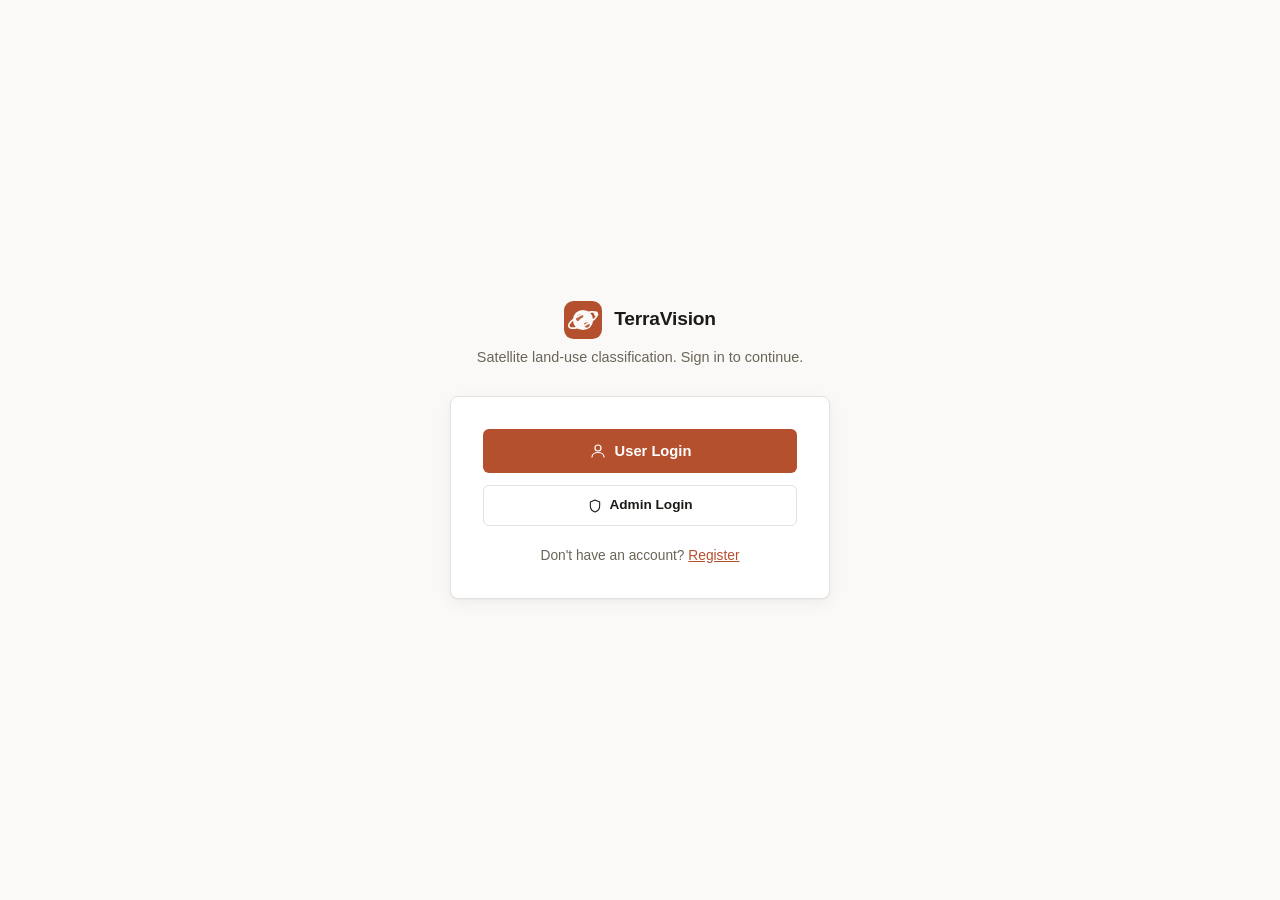
<file: backend/src/main/resources/static/index.html>
<!DOCTYPE html>
<html lang="en">
<head>
    <meta charset="UTF-8">
    <meta name="viewport" content="width=device-width, initial-scale=1.0">
    <title>TerraVision</title>
    <link rel="icon" type="image/svg+xml" href="favicon.svg">
    <link rel="stylesheet" href="css/style.css">
</head>
<body>

<div class="auth-shell">
    <span class="brand" style="margin-bottom:8px;"><span class="brand-logo" data-brand-logo></span><span class="brand-name">TerraVision</span></span>
    <p style="color:var(--color-ink-muted); font-size:0.9rem; margin-bottom:28px; text-align:center;">
        Satellite land-use classification. Sign in to continue.
    </p>

    <div class="auth-card" style="text-align:center;">
        <div style="display:flex; flex-direction:column; gap:12px;">
            <a href="login.html" class="btn-primary" style="text-decoration:none;">
                <span style="width:18px;height:18px;display:inline-flex;" id="userLoginIcon"></span>
                User Login
            </a>
            <a href="login.html?intent=admin" class="btn-secondary" style="width:100%; text-decoration:none;">
                <span style="width:16px;height:16px;display:inline-flex;" id="adminLoginIcon"></span>
                Admin Login
            </a>
        </div>

        <p class="switch-link">Don't have an account? <a href="register.html">Register</a></p>
    </div>
</div>

<script src="js/icons.js"></script>
<script src="js/auth.js"></script>
<script>
    redirectIfAlreadyLoggedIn();
    document.getElementById('userLoginIcon').innerHTML = ICONS.user;
    document.getElementById('adminLoginIcon').innerHTML = ICONS.shield;
</script>
</body>
</html>
</file>
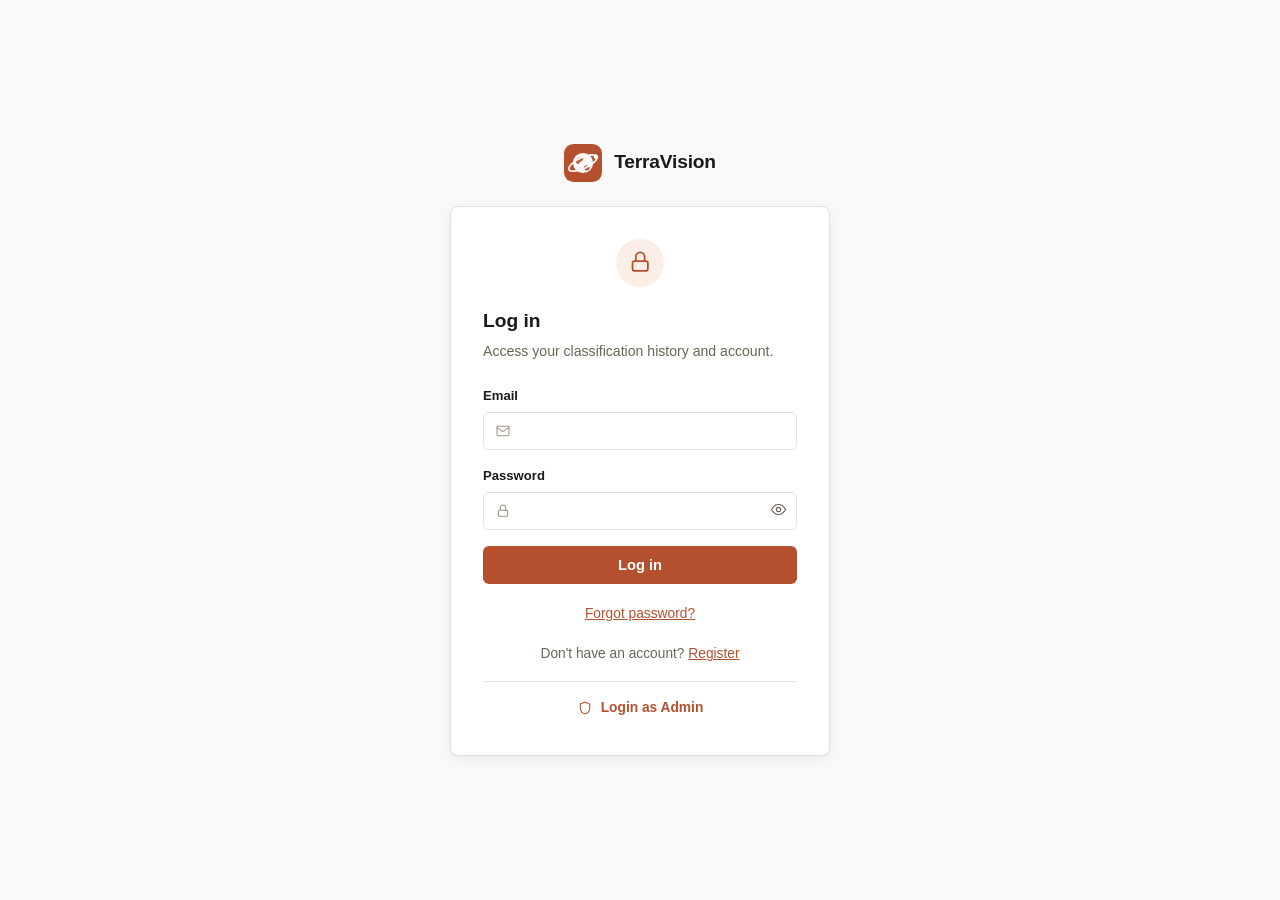
<file: backend/src/main/resources/static/about.html>
<!DOCTYPE html>
<html lang="en">
<head>
    <meta charset="UTF-8">
    <meta name="viewport" content="width=device-width, initial-scale=1.0">
    <title>About - TerraVision</title>
    <link rel="icon" type="image/svg+xml" href="favicon.svg">
    <link rel="stylesheet" href="css/style.css">
</head>
<body>

<div id="topbar"></div>

<div class="page" style="max-width:800px;">
    <div class="page-header">
        <h1>About</h1>
        <p>Land-use and land-cover classification using deep learning and Sentinel-2 satellite imagery.</p>
    </div>

    <div class="content-card">
        <h2>What is this project?</h2>
        <p>TerraVision classifies satellite images into 10 land-use and land-cover categories using a ResNet50
            model trained on the EuroSAT dataset -- 27,000 Sentinel-2 satellite images from across Europe. This
            version is a full rebuild of an earlier Flask prototype into a production-shaped stack: Spring Boot
            for the API, PostgreSQL for prediction history and user accounts, and Deep Java Library for running
            the trained model natively inside the JVM.</p>
    </div>

    <div class="content-card">
        <h2>What is EuroSAT?</h2>
        <p>EuroSAT is a benchmark dataset based on Sentinel-2 satellite imagery covering 10 land-use classes.
            Each image is a 64x64 pixel patch captured at 10-meter resolution. The dataset contains 27,000
            labeled images used to train the classification model.</p>
    </div>

    <div class="content-card">
        <h2>How does the model work?</h2>
        <p>ResNet50 -- a 50-layer deep convolutional neural network pretrained on ImageNet -- was fine-tuned in
            two phases: first training only the final layers, then the entire network. This achieved 97.85% test
            accuracy on the EuroSAT dataset. See the Model Info page for the full architecture, dataset, and
            limitations writeup.</p>
    </div>

    <div class="content-card">
        <h2>Why Spring Boot + DJL instead of Python?</h2>
        <p>The goal of this rebuild was an end-to-end JVM-native system: Java handles the HTTP API, persistence,
            authentication, and -- via Deep Java Library's PyTorch engine -- the model inference itself, loading
            a TorchScript export of the trained model directly into the JVM process. Python's only role is a
            one-time, offline export script; it never runs as part of the live application. The full reasoning
            is in <code>ARCHITECTURE.md</code> in the project repository.</p>
    </div>

    <div class="content-card">
        <h2>Project pipeline</h2>
        <div class="pipeline">
            <div class="pipe-step">EuroSAT dataset<br><small>27,000 images</small></div>
            <div class="pipe-arrow">&rarr;</div>
            <div class="pipe-step">ResNet50 training<br><small>97.85% accuracy</small></div>
            <div class="pipe-arrow">&rarr;</div>
            <div class="pipe-step">TorchScript export<br><small>one-time, offline</small></div>
            <div class="pipe-arrow">&rarr;</div>
            <div class="pipe-step">Spring Boot + DJL<br><small>JVM-native inference</small></div>
        </div>
    </div>
</div>

<footer>TerraVision - Spring Boot + DJL + PostgreSQL, serving a ResNet50 model trained on EuroSAT (Sentinel-2)</footer>

<script src="js/icons.js"></script>
<script src="js/auth.js"></script>
<script src="js/api.js"></script>
<script>
    initProtectedPage('about');
</script>
</body>
</html>
</file>
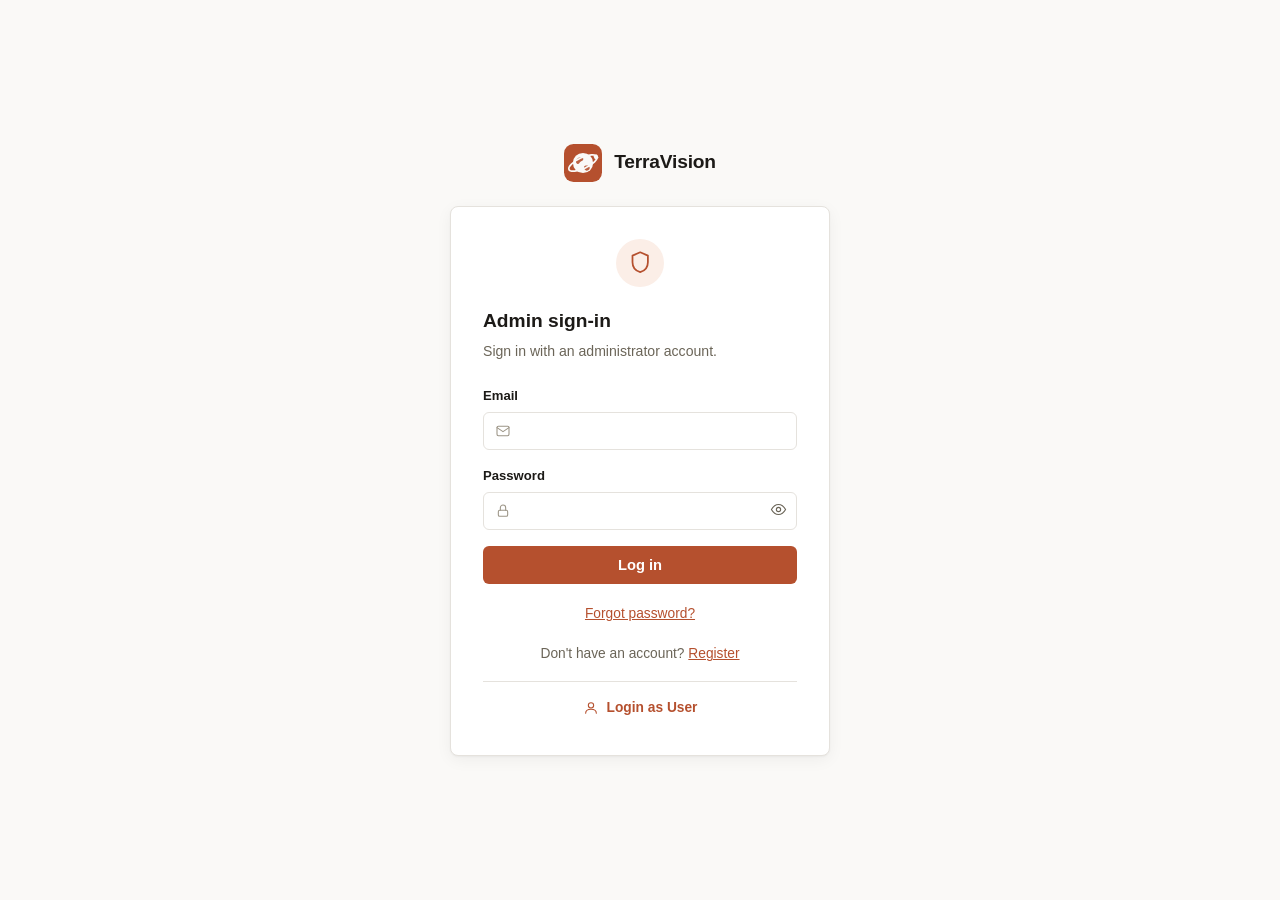
<file: backend/src/main/resources/static/admin.html>
<!DOCTYPE html>
<html lang="en">
<head>
    <meta charset="UTF-8">
    <meta name="viewport" content="width=device-width, initial-scale=1.0">
    <title>Admin - TerraVision</title>
    <link rel="icon" type="image/svg+xml" href="favicon.svg">
    <link rel="stylesheet" href="css/style.css">
</head>
<body>

<div id="topbar"></div>

<div class="page">
    <div class="page-header">
        <h1>Admin dashboard</h1>
        <p>Every registered user and every prediction across all accounts.</p>
    </div>

    <div class="content-card" style="margin-bottom:24px;">
        <h2>Users</h2>
        <div id="usersWrapper"><div class="loading-state">Loading...</div></div>
    </div>

    <div class="content-card">
        <h2>All predictions</h2>

        <div class="filters-bar">
            <div class="filter-field">
                <label for="filterUserId">User ID</label>
                <input type="number" id="filterUserId" placeholder="Any">
            </div>
            <div class="filter-field">
                <label for="filterClass">Class</label>
                <select id="filterClass">
                    <option value="">All</option>
                    <option>AnnualCrop</option>
                    <option>Forest</option>
                    <option>HerbaceousVegetation</option>
                    <option>Highway</option>
                    <option>Industrial</option>
                    <option>Pasture</option>
                    <option>PermanentCrop</option>
                    <option>Residential</option>
                    <option>River</option>
                    <option>SeaLake</option>
                </select>
            </div>
            <div class="filter-field checkbox">
                <input type="checkbox" id="filterLowConfidence">
                <label for="filterLowConfidence">Low confidence only</label>
            </div>
            <button class="btn-secondary" id="applyFiltersBtn">Apply</button>
            <button class="btn-secondary" id="resetFiltersBtn">Reset</button>
        </div>

        <div id="predictionsWrapper"><div class="loading-state">Loading...</div></div>

        <div class="pagination" id="pagination" style="display:none;">
            <button id="prevPageBtn" aria-label="Previous page"><span id="prevIcon"></span></button>
            <span id="pageIndicator">Page 1</span>
            <button id="nextPageBtn" aria-label="Next page"><span id="nextIcon"></span></button>
        </div>
    </div>
</div>

<footer>TerraVision - Spring Boot + DJL + PostgreSQL, serving a ResNet50 model trained on EuroSAT (Sentinel-2)</footer>

<script src="js/icons.js"></script>
<script src="js/auth.js"></script>
<script src="js/api.js"></script>
<script>
    initProtectedPage('admin', { admin: true });
</script>
<script src="js/admin.js"></script>
</body>
</html>
</file>
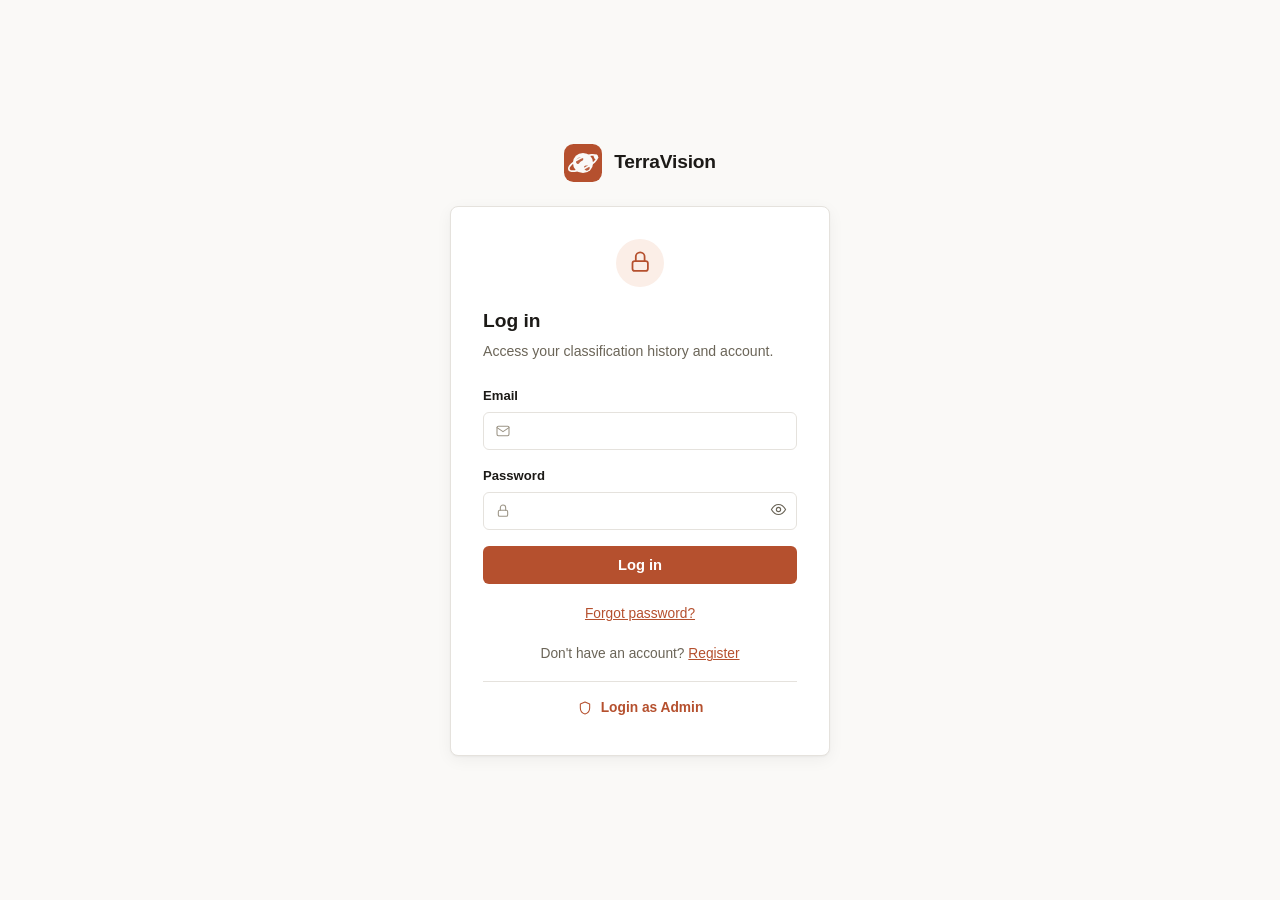
<file: backend/src/main/resources/static/classify.html>
<!DOCTYPE html>
<html lang="en">
<head>
    <meta charset="UTF-8">
    <meta name="viewport" content="width=device-width, initial-scale=1.0">
    <title>Classify - TerraVision</title>
    <link rel="icon" type="image/svg+xml" href="favicon.svg">
    <link rel="stylesheet" href="css/style.css">
</head>
<body>

<div id="topbar"></div>

<div class="page">
    <div class="page-header">
        <h1>Classify a satellite tile</h1>
        <p>Upload an image and the model returns its predicted land-use class.</p>
    </div>

    <div class="card" style="max-width:560px;">
        <div class="upload-box" id="uploadBox">
            <input type="file" id="imageInput" accept="image/*" hidden>
            <div class="upload-placeholder" id="uploadPlaceholder">
                <span id="uploadIcon"></span>
                <p>Click or drag and drop an image</p>
                <span class="upload-hint">JPG or PNG</span>
            </div>
            <img id="previewImage" class="preview-image" style="display:none;" alt="Preview">
        </div>

        <button class="btn-primary" id="classifyBtn" disabled style="margin-top:16px;">
            Classify image
        </button>

        <div id="classifyError" class="alert alert-error" style="display:none; margin-top:16px; margin-bottom:0;"></div>
    </div>

    <div class="card results-card" id="resultsCard" style="display:none; max-width:560px;">
        <div id="lowConfidenceBanner" class="alert alert-warning" style="display:none;"></div>

        <div class="result-top">
            <div class="result-main">
                <span class="result-eyebrow">Predicted class</span>
                <h2 id="resultClass"></h2>
                <p id="resultDesc"></p>
            </div>
            <div class="result-score">
                <span class="result-pct" id="resultPct"></span>
                <span class="result-pct-label">confidence</span>
            </div>
        </div>

        <div class="bar-track result-bar"><div class="bar-fill" id="resultBar"></div></div>

        <p class="result-note" id="inferenceTimeNote"></p>

        <div class="result-actions">
            <button class="btn-secondary" id="uploadAnotherBtn" type="button">
                <span class="btn-icon-inline" id="uploadAnotherIcon"></span>
                Upload another image
            </button>
        </div>
    </div>

    <div style="max-width:560px; margin-top:24px;">
        <div class="page-header" style="margin-bottom:12px;">
            <p style="font-size:0.82rem; font-weight:600; color:var(--color-ink-muted); text-transform:uppercase; letter-spacing:0.03em;">Classes this model recognizes</p>
        </div>
        <div class="class-grid">
            <span class="class-chip">Annual Crop</span>
            <span class="class-chip">Forest</span>
            <span class="class-chip">Herbaceous Vegetation</span>
            <span class="class-chip">Highway</span>
            <span class="class-chip">Industrial</span>
            <span class="class-chip">Pasture</span>
            <span class="class-chip">Permanent Crop</span>
            <span class="class-chip">Residential</span>
            <span class="class-chip">River</span>
            <span class="class-chip">Sea / Lake</span>
        </div>
    </div>
</div>

<footer>TerraVision - Spring Boot + DJL + PostgreSQL, serving a ResNet50 model trained on EuroSAT (Sentinel-2)</footer>

<script src="js/icons.js"></script>
<script src="js/auth.js"></script>
<script src="js/api.js"></script>
<script>
    initProtectedPage('classify');
</script>
<script src="js/classify.js"></script>
</body>
</html>
</file>
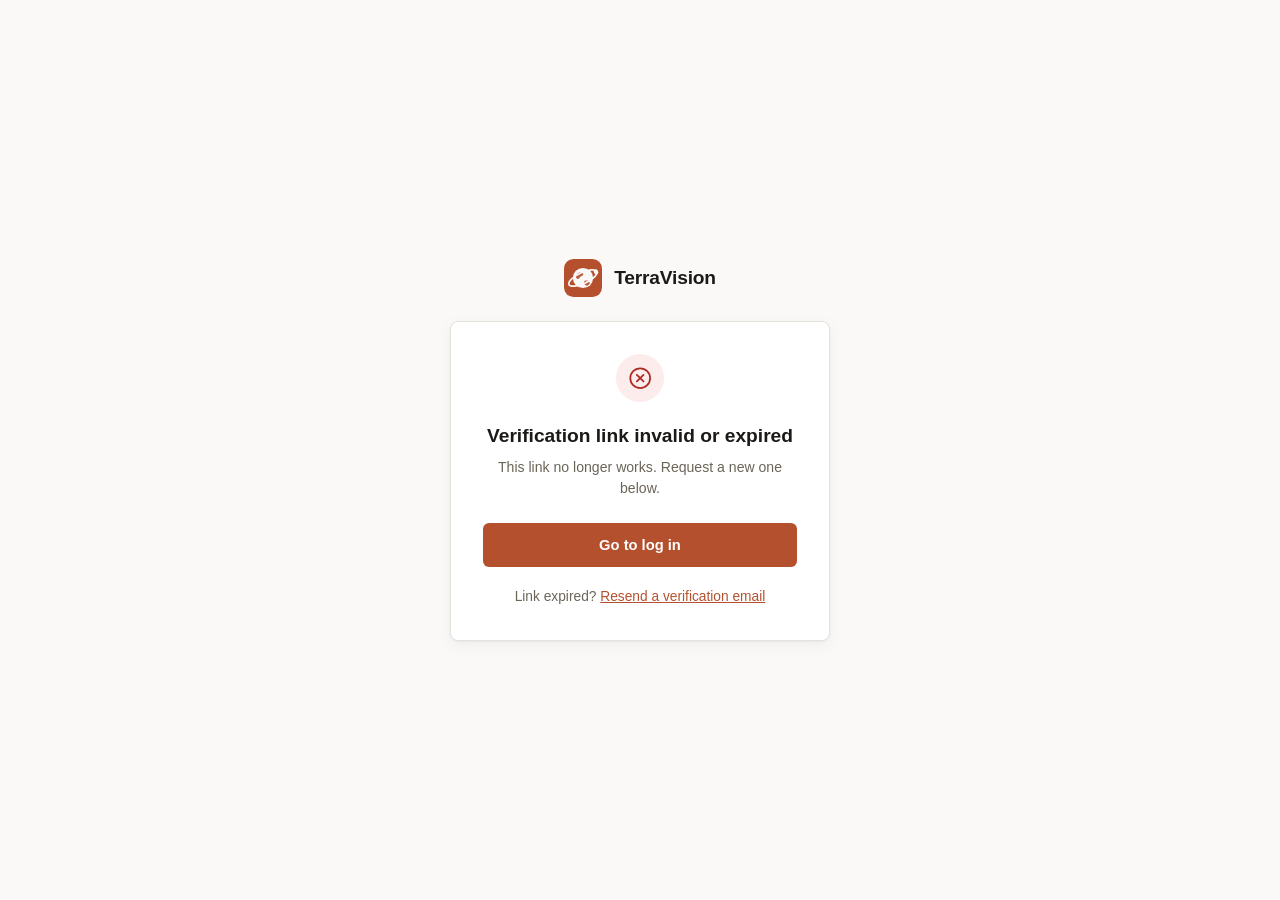
<file: backend/src/main/resources/static/email-verified.html>
<!DOCTYPE html>
<html lang="en">
<head>
    <meta charset="UTF-8">
    <meta name="viewport" content="width=device-width, initial-scale=1.0">
    <title>Email verification - TerraVision</title>
    <link rel="icon" type="image/svg+xml" href="favicon.svg">
    <link rel="stylesheet" href="css/style.css">
</head>
<body>

<div class="auth-shell">
    <a href="index.html" class="brand"><span class="brand-logo" data-brand-logo></span><span class="brand-name">TerraVision</span></a>

    <div class="auth-card" style="text-align:center;">
        <div class="auth-icon-row">
            <span class="icon-badge" id="iconBadge"></span>
        </div>
        <h1 id="resultTitle">Checking...</h1>
        <p class="subtitle" id="resultText"></p>

        <a href="login.html" class="btn-primary" style="text-decoration:none;">Go to log in</a>

        <p class="switch-link" id="resendHint" style="display:none;">
            Link expired? <a href="verify-pending.html">Resend a verification email</a>
        </p>
    </div>
</div>

<script src="js/icons.js"></script>
<script>
    const params = new URLSearchParams(window.location.search);
    const success = params.get('success') === 'true';

    const iconBadge = document.getElementById('iconBadge');
    const resultTitle = document.getElementById('resultTitle');
    const resultText = document.getElementById('resultText');

    if (success) {
        iconBadge.classList.add('success');
        iconBadge.innerHTML = ICONS.checkCircle;
        resultTitle.textContent = 'Email verified';
        resultText.textContent = 'Your email is verified. You can now log in.';
    } else {
        iconBadge.classList.add('error');
        iconBadge.innerHTML = ICONS.xCircle;
        resultTitle.textContent = 'Verification link invalid or expired';
        resultText.textContent = 'This link no longer works. Request a new one below.';
        document.getElementById('resendHint').style.display = 'block';
    }
</script>
</body>
</html>
</file>
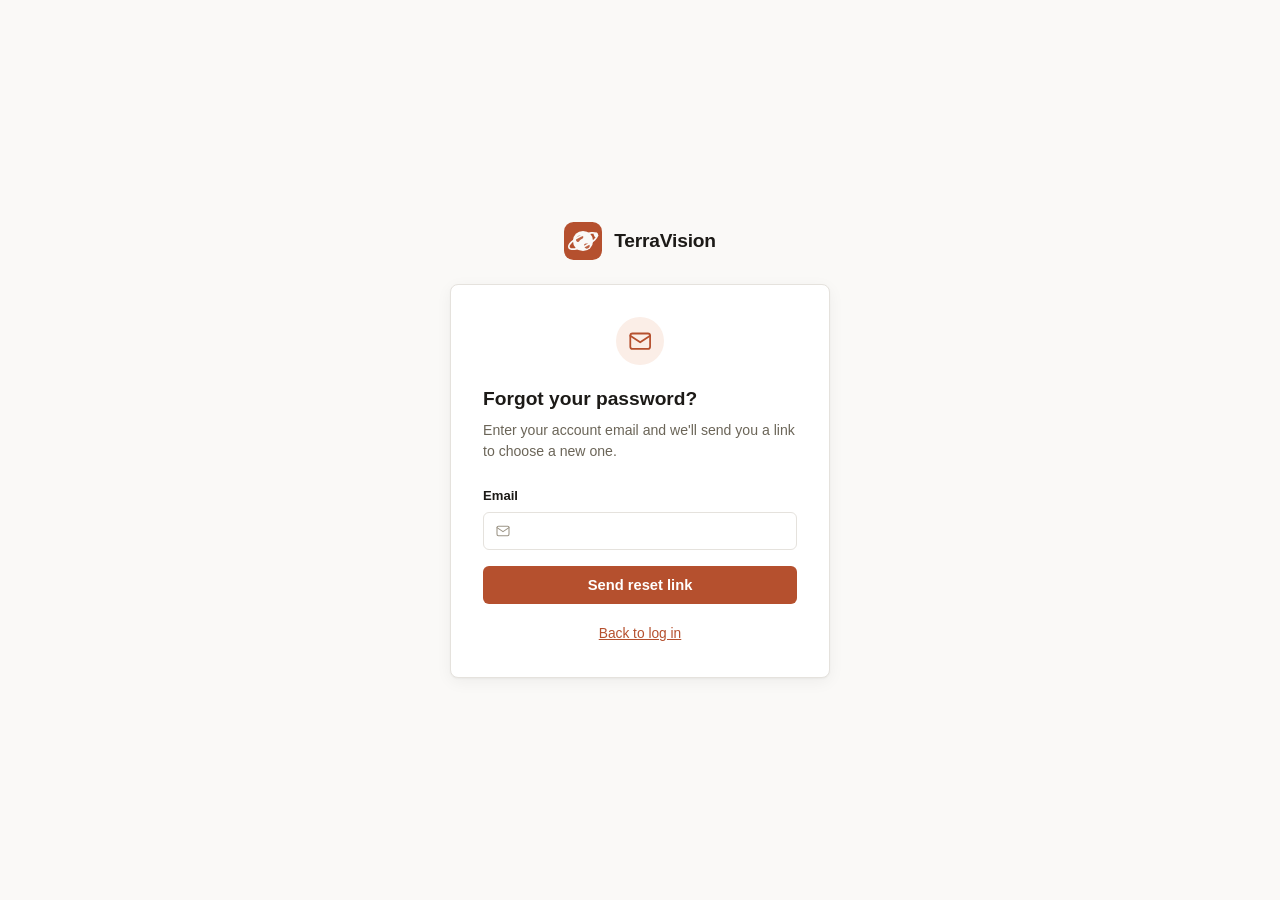
<file: backend/src/main/resources/static/forgot-password.html>
<!DOCTYPE html>
<html lang="en">
<head>
    <meta charset="UTF-8">
    <meta name="viewport" content="width=device-width, initial-scale=1.0">
    <title>Forgot password - TerraVision</title>
    <link rel="icon" type="image/svg+xml" href="favicon.svg">
    <link rel="stylesheet" href="css/style.css">
</head>
<body>

<div class="auth-shell">
    <a href="index.html" class="brand"><span class="brand-logo" data-brand-logo></span><span class="brand-name">TerraVision</span></a>

    <div class="auth-card">
        <div class="auth-icon-row">
            <span class="icon-badge"><span id="headerIcon"></span></span>
        </div>
        <h1>Forgot your password?</h1>
        <p class="subtitle">Enter your account email and we'll send you a link to choose a new one.</p>

        <div id="errorAlert" class="alert alert-error" style="display:none;"></div>
        <div id="successAlert" class="alert alert-success" style="display:none;"></div>

        <form id="forgotForm">
            <div class="form-field">
                <label for="email">Email</label>
                <div class="input-icon-wrapper">
                    <span class="input-icon-left" id="mailIcon"></span>
                    <input type="email" id="email" required autocomplete="email">
                </div>
            </div>
            <button type="submit" class="btn-primary" id="submitBtn">Send reset link</button>
        </form>

        <p class="switch-link"><a href="login.html">Back to log in</a></p>
    </div>
</div>

<script src="js/icons.js"></script>
<script src="js/auth.js"></script>
<script src="js/api.js"></script>
<script>
    document.getElementById('headerIcon').innerHTML = ICONS.mail;
    document.getElementById('mailIcon').innerHTML = ICONS.mail;

    const form = document.getElementById('forgotForm');
    const errorAlert = document.getElementById('errorAlert');
    const successAlert = document.getElementById('successAlert');
    const submitBtn = document.getElementById('submitBtn');

    form.addEventListener('submit', async (e) => {
        e.preventDefault();
        errorAlert.style.display = 'none';
        successAlert.style.display = 'none';
        submitBtn.disabled = true;
        submitBtn.textContent = 'Sending...';

        const email = document.getElementById('email').value.trim();
        try {
            await apiFetch('/auth/forgot-password', {
                method: 'POST',
                headers: { 'Content-Type': 'application/json' },
                body: JSON.stringify({ email }),
            });
            successAlert.innerHTML = `<span style="width:18px;height:18px;display:inline-flex;">${ICONS.checkCircle}</span><span>If an account exists for that email, a reset link is on its way. It expires in 1 hour. Check your spam folder too.</span>`;
            successAlert.style.display = 'flex';
            form.style.display = 'none';
        } catch (err) {
            errorAlert.innerHTML = `<span style="width:18px;height:18px;display:inline-flex;">${ICONS.xCircle}</span><span>${err.message}</span>`;
            errorAlert.style.display = 'flex';
            submitBtn.disabled = false;
            submitBtn.textContent = 'Send reset link';
        }
    });
</script>
</body>
</html>
</file>
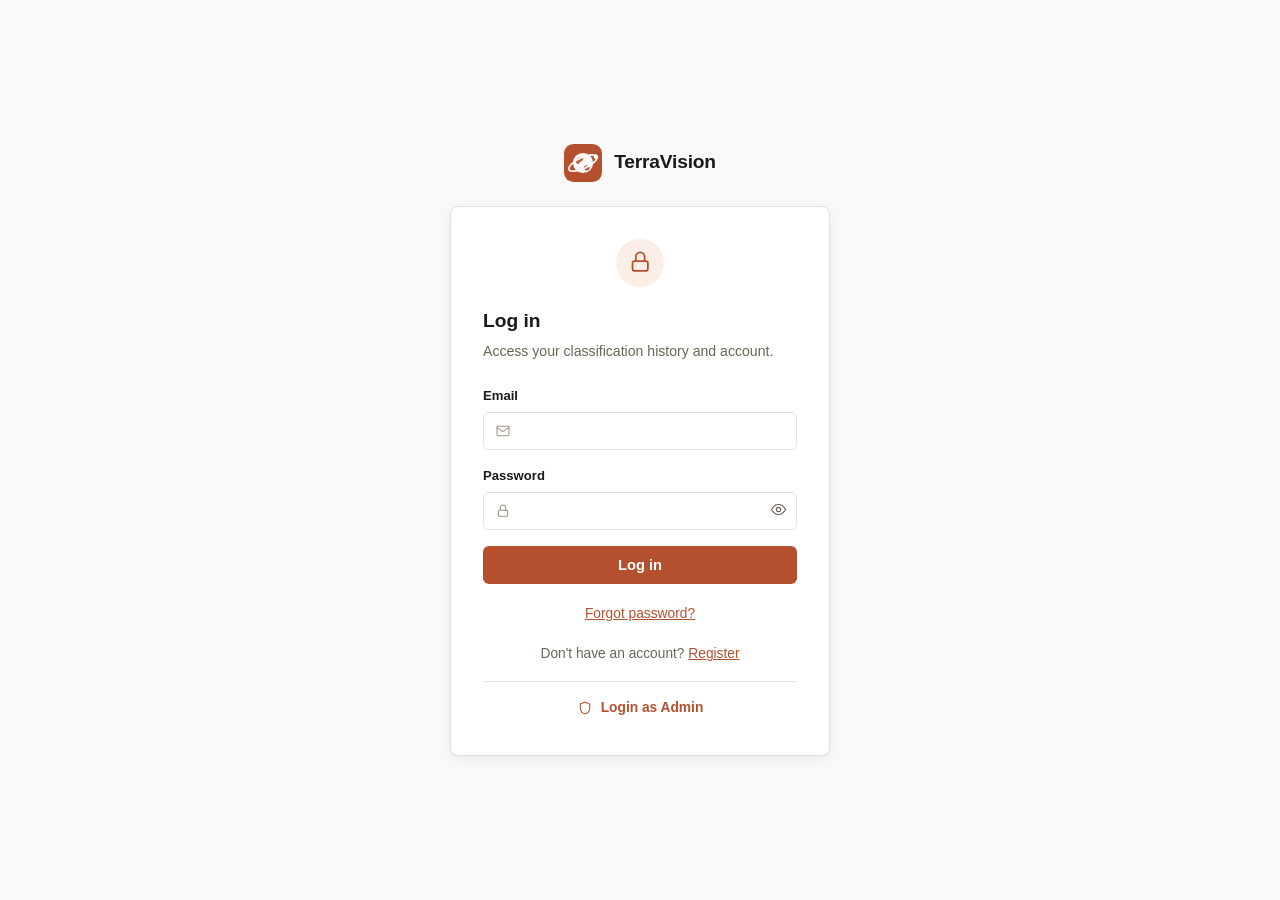
<file: backend/src/main/resources/static/login.html>
<!DOCTYPE html>
<html lang="en">
<head>
    <meta charset="UTF-8">
    <meta name="viewport" content="width=device-width, initial-scale=1.0">
    <title>Log in - TerraVision</title>
    <link rel="icon" type="image/svg+xml" href="favicon.svg">
    <link rel="stylesheet" href="css/style.css">
</head>
<body>

<div class="auth-shell">
    <a href="index.html" class="brand"><span class="brand-logo" data-brand-logo></span><span class="brand-name">TerraVision</span></a>

    <div class="auth-card">
        <div class="auth-icon-row">
            <span class="icon-badge"><span id="headerIcon"></span></span>
        </div>
        <h1 id="heading">Log in</h1>
        <p class="subtitle" id="subtitle">Access your classification history and account.</p>

        <div id="errorAlert" class="alert alert-error" style="display:none;"></div>

        <form id="loginForm">
            <div class="form-field">
                <label for="email">Email</label>
                <div class="input-icon-wrapper">
                    <span class="input-icon-left" id="mailIcon"></span>
                    <input type="email" id="email" required autocomplete="email">
                </div>
            </div>
            <div class="form-field">
                <label for="password">Password</label>
                <div class="input-icon-wrapper has-toggle">
                    <span class="input-icon-left" id="lockIcon"></span>
                    <input type="password" id="password" required autocomplete="current-password">
                    <button type="button" class="input-icon-toggle" id="togglePassword" aria-label="Show password">
                        <span id="toggleIcon"></span>
                    </button>
                </div>
            </div>
            <button type="submit" class="btn-primary" id="submitBtn">Log in</button>
        </form>

        <p class="switch-link"><a href="forgot-password.html">Forgot password?</a></p>
        <p class="switch-link">Don't have an account? <a href="register.html">Register</a></p>

        <div class="role-switch">
            <a id="roleSwitchLink" href="login.html?intent=admin" class="role-switch-link">
                <span class="role-switch-icon" id="roleSwitchIcon"></span>
                <span id="roleSwitchText">Login as Admin</span>
            </a>
        </div>
    </div>
</div>

<script src="js/icons.js"></script>
<script src="js/auth.js"></script>
<script src="js/api.js"></script>
<script>
    redirectIfAlreadyLoggedIn();

    document.getElementById('mailIcon').innerHTML = ICONS.mail;
    document.getElementById('lockIcon').innerHTML = ICONS.lock;

    const params = new URLSearchParams(window.location.search);
    const isAdminIntent = params.get('intent') === 'admin';
    if (isAdminIntent) {
        document.getElementById('headerIcon').innerHTML = ICONS.shield;
        document.getElementById('heading').textContent = 'Admin sign-in';
        document.getElementById('subtitle').textContent = 'Sign in with an administrator account.';
        document.getElementById('roleSwitchLink').href = 'login.html';
        document.getElementById('roleSwitchText').textContent = 'Login as User';
        document.getElementById('roleSwitchIcon').innerHTML = ICONS.user;
        document.title = 'Admin log in - TerraVision';
    } else {
        document.getElementById('headerIcon').innerHTML = ICONS.lock;
        document.getElementById('roleSwitchIcon').innerHTML = ICONS.shield;
    }

    const passwordInput = document.getElementById('password');
    const toggleBtn = document.getElementById('togglePassword');
    const toggleIcon = document.getElementById('toggleIcon');
    toggleIcon.innerHTML = ICONS.eye;

    toggleBtn.addEventListener('click', () => {
        const showing = passwordInput.type === 'text';
        passwordInput.type = showing ? 'password' : 'text';
        toggleIcon.innerHTML = showing ? ICONS.eye : ICONS.eyeOff;
        toggleBtn.setAttribute('aria-label', showing ? 'Show password' : 'Hide password');
    });

    const form = document.getElementById('loginForm');
    const errorAlert = document.getElementById('errorAlert');
    const submitBtn = document.getElementById('submitBtn');

    form.addEventListener('submit', async (e) => {
        e.preventDefault();
        errorAlert.style.display = 'none';
        submitBtn.disabled = true;
        submitBtn.textContent = 'Logging in...';

        const email = document.getElementById('email').value.trim();
        const password = passwordInput.value;

        try {
            const result = await apiFetch('/auth/login', {
                method: 'POST',
                headers: { 'Content-Type': 'application/json' },
                body: JSON.stringify({ email, password }),
            });

            const wantsAdmin = isAdminIntent;
            const isAdmin = result.role === 'ADMIN';
            if (wantsAdmin !== isAdmin) {
                throw new Error('Invalid credentials');
            }

            saveSession(result.token, result.email, result.role, result.expiresInSeconds,
                result.refreshToken, result.refreshExpiresInSeconds);
            window.location.replace(homePageFor(result.role));
        } catch (err) {
            let extra = '';
            if (err.status === 403) {
                const resendUrl = `verify-pending.html?email=${encodeURIComponent(email)}`;
                extra = ` <a href="${resendUrl}">Resend verification email</a>`;
            }
            errorAlert.innerHTML = `<span style="width:18px;height:18px;display:inline-flex;">${ICONS.xCircle}</span><span>${err.message}.${extra}</span>`;
            errorAlert.style.display = 'flex';
            submitBtn.disabled = false;
            submitBtn.textContent = 'Log in';
        }
    });
</script>
</body>
</html>
</file>
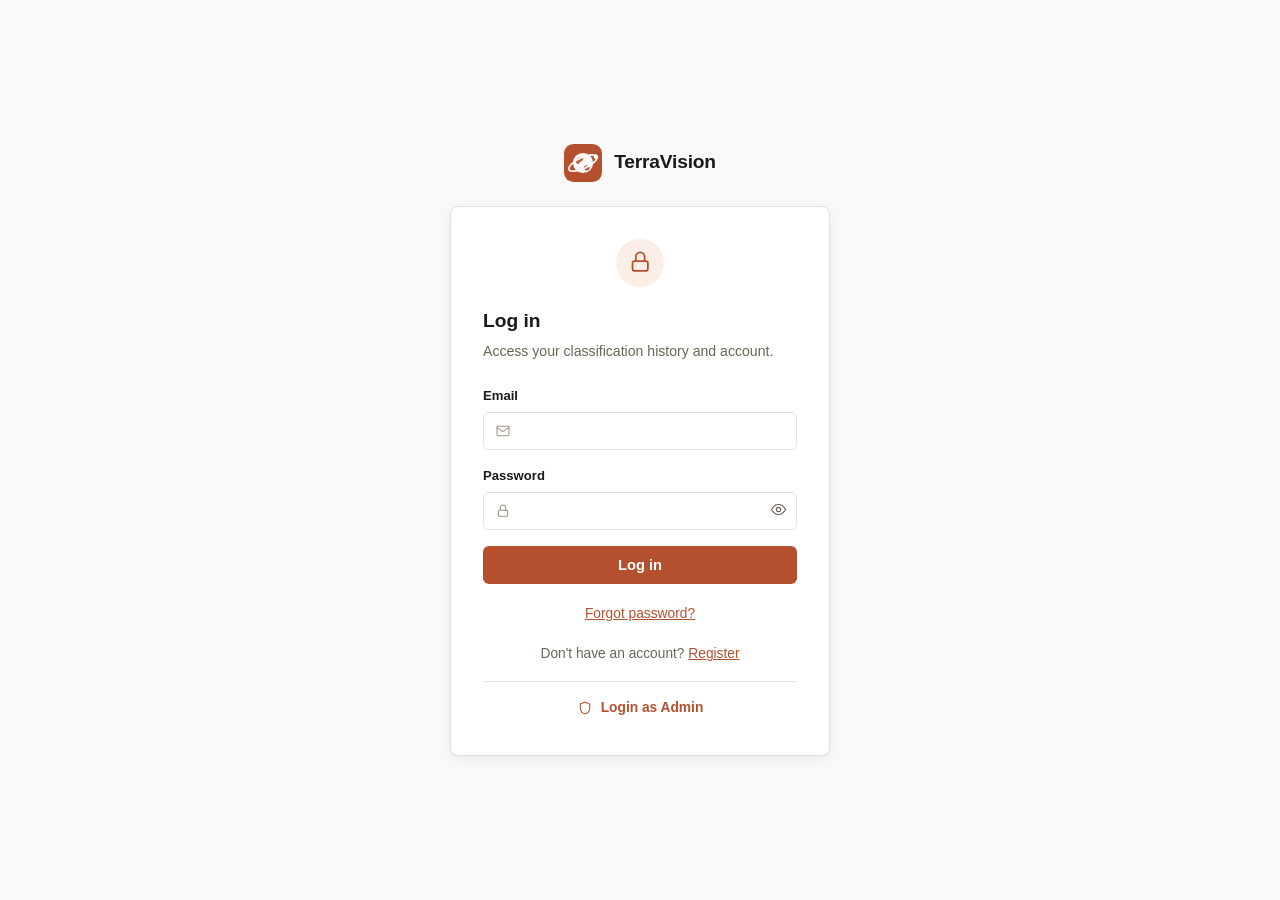
<file: backend/src/main/resources/static/model-info.html>
<!DOCTYPE html>
<html lang="en">
<head>
    <meta charset="UTF-8">
    <meta name="viewport" content="width=device-width, initial-scale=1.0">
    <title>Model Info - TerraVision</title>
    <link rel="icon" type="image/svg+xml" href="favicon.svg">
    <link rel="stylesheet" href="css/style.css">
</head>
<body>

<div id="topbar"></div>

<div class="page" style="max-width:800px;">
    <div class="page-header">
        <h1>Model information</h1>
        <p>Architecture, dataset, training summary, and known limitations.</p>
    </div>

    <div class="content-card">
        <h2>Architecture</h2>
        <p>ResNet50 (50-layer deep convolutional neural network), pretrained on ImageNet and fine-tuned via
            two-phase transfer learning: first the final classification layer only, then the full network at a
            lower learning rate. The final layer is replaced with a 10-way linear classifier matching EuroSAT's
            classes. For serving, the trained PyTorch model is exported once to TorchScript and executed inside
            the Java backend via Deep Java Library's PyTorch engine -- no Python process runs in production.</p>
        <img class="arch-image" src="images/lulc_architecture.png" alt="Model architecture and pipeline diagram">
    </div>

    <div class="content-card">
        <h2>Dataset</h2>
        <p>EuroSAT -- 27,000 labeled Sentinel-2 satellite image patches across 10 land-use/land-cover classes
            (AnnualCrop, Forest, HerbaceousVegetation, Highway, Industrial, Pasture, PermanentCrop, Residential,
            River, SeaLake). Each source patch is 64x64 pixels at 10 m ground resolution.</p>
    </div>

    <div class="content-card">
        <h2>Training metrics</h2>
        <div class="stats-row" style="grid-template-columns: repeat(3, 1fr);">
            <div class="stat-card"><span class="stat-number">97.85%</span><span class="stat-label">Test accuracy</span></div>
            <div class="stat-card"><span class="stat-number">10</span><span class="stat-label">Classes</span></div>
            <div class="stat-card"><span class="stat-number">27,000</span><span class="stat-label">Training images</span></div>
        </div>
        <p style="margin-top:16px;">Full training run, per-class precision/recall, and the confusion matrix are in
            <code>notebooks/LULC_Part1_Image_Classification.ipynb</code> in the project repository.</p>
    </div>

    <div class="content-card">
        <h2>Known limitations</h2>
        <div class="limitation-box">
            <p><strong>Domain shift is real and expected.</strong> This model was trained exclusively on Sentinel-2
                satellite tiles -- top-down, 10 m/pixel, atmospherically-corrected multispectral imagery reduced to
                RGB. It was never shown ground-level photos, drone footage, aerial photography at different
                resolutions, or imagery from other sensors.</p>
            <p>Uploading anything outside that distribution (a phone photo, a screenshot, a different satellite's
                imagery) will typically produce a low top-1 probability spread across several classes. Rather than
                hide this, the API flags any prediction below a configurable confidence threshold as
                <code>lowConfidence: true</code> with an explicit warning message, both in the JSON response and
                in the UI.</p>
            <p>Other known constraints: the model classifies a whole tile as one class (no per-pixel segmentation
                or object detection), input images are resized/letterboxed to 224x224 which can lose fine detail
                on very large images, and performance on land-cover types outside Europe (where EuroSAT was
                collected) has not been separately validated.</p>
        </div>
    </div>
</div>

<footer>TerraVision - Spring Boot + DJL + PostgreSQL, serving a ResNet50 model trained on EuroSAT (Sentinel-2)</footer>

<script src="js/icons.js"></script>
<script src="js/auth.js"></script>
<script src="js/api.js"></script>
<script>
    initProtectedPage('model-info');
</script>
</body>
</html>
</file>
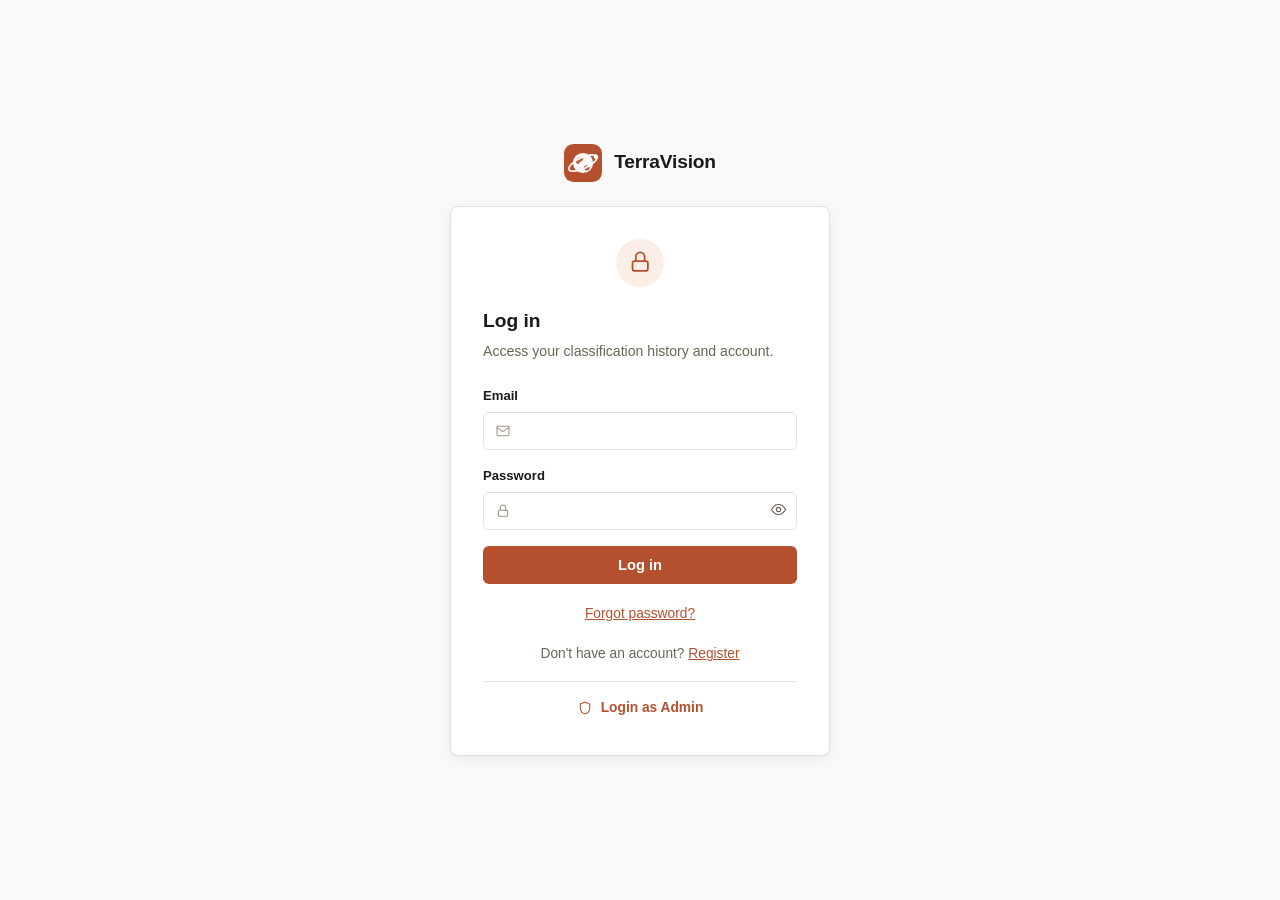
<file: backend/src/main/resources/static/my-history.html>
<!DOCTYPE html>
<html lang="en">
<head>
    <meta charset="UTF-8">
    <meta name="viewport" content="width=device-width, initial-scale=1.0">
    <title>My History - TerraVision</title>
    <link rel="icon" type="image/svg+xml" href="favicon.svg">
    <link rel="stylesheet" href="css/style.css">
</head>
<body>

<div id="topbar"></div>

<div class="page">
    <div class="page-header">
        <h1>My history</h1>
        <p>Every image you've classified, with confidence and timing.</p>
    </div>

    <div class="stats-row" id="statsRow"></div>

    <div class="dashboard-charts" id="chartsRow" style="display:none;">
        <div class="card chart-card">
            <h3>Class distribution</h3>
            <div id="classDistributionChart"></div>
        </div>
        <div class="card chart-card">
            <h3>Confidence overview</h3>
            <div id="confidenceOverviewChart"></div>
        </div>
    </div>

    <div class="filters-bar">
        <div class="filter-field">
            <label for="filterClass">Class</label>
            <select id="filterClass">
                <option value="">All</option>
                <option>AnnualCrop</option>
                <option>Forest</option>
                <option>HerbaceousVegetation</option>
                <option>Highway</option>
                <option>Industrial</option>
                <option>Pasture</option>
                <option>PermanentCrop</option>
                <option>Residential</option>
                <option>River</option>
                <option>SeaLake</option>
            </select>
        </div>
        <div class="filter-field">
            <label for="filterFrom">From</label>
            <input type="date" id="filterFrom">
        </div>
        <div class="filter-field">
            <label for="filterTo">To</label>
            <input type="date" id="filterTo">
        </div>
        <div class="filter-field checkbox">
            <input type="checkbox" id="filterLowConfidence">
            <label for="filterLowConfidence">Low confidence only</label>
        </div>
        <button class="btn-secondary" id="applyFiltersBtn">Apply</button>
        <button class="btn-secondary" id="resetFiltersBtn">Reset</button>
    </div>

    <div id="tableWrapper">
        <div class="loading-state" id="loadingState">Loading...</div>
    </div>

    <div class="pagination" id="pagination" style="display:none;">
        <button id="prevPageBtn" aria-label="Previous page"><span id="prevIcon"></span></button>
        <span id="pageIndicator">Page 1</span>
        <button id="nextPageBtn" aria-label="Next page"><span id="nextIcon"></span></button>
    </div>
</div>

<footer>TerraVision - Spring Boot + DJL + PostgreSQL, serving a ResNet50 model trained on EuroSAT (Sentinel-2)</footer>

<script src="js/icons.js"></script>
<script src="js/auth.js"></script>
<script src="js/api.js"></script>
<script>
    initProtectedPage('history');
</script>
<script src="js/my-history.js"></script>
</body>
</html>
</file>
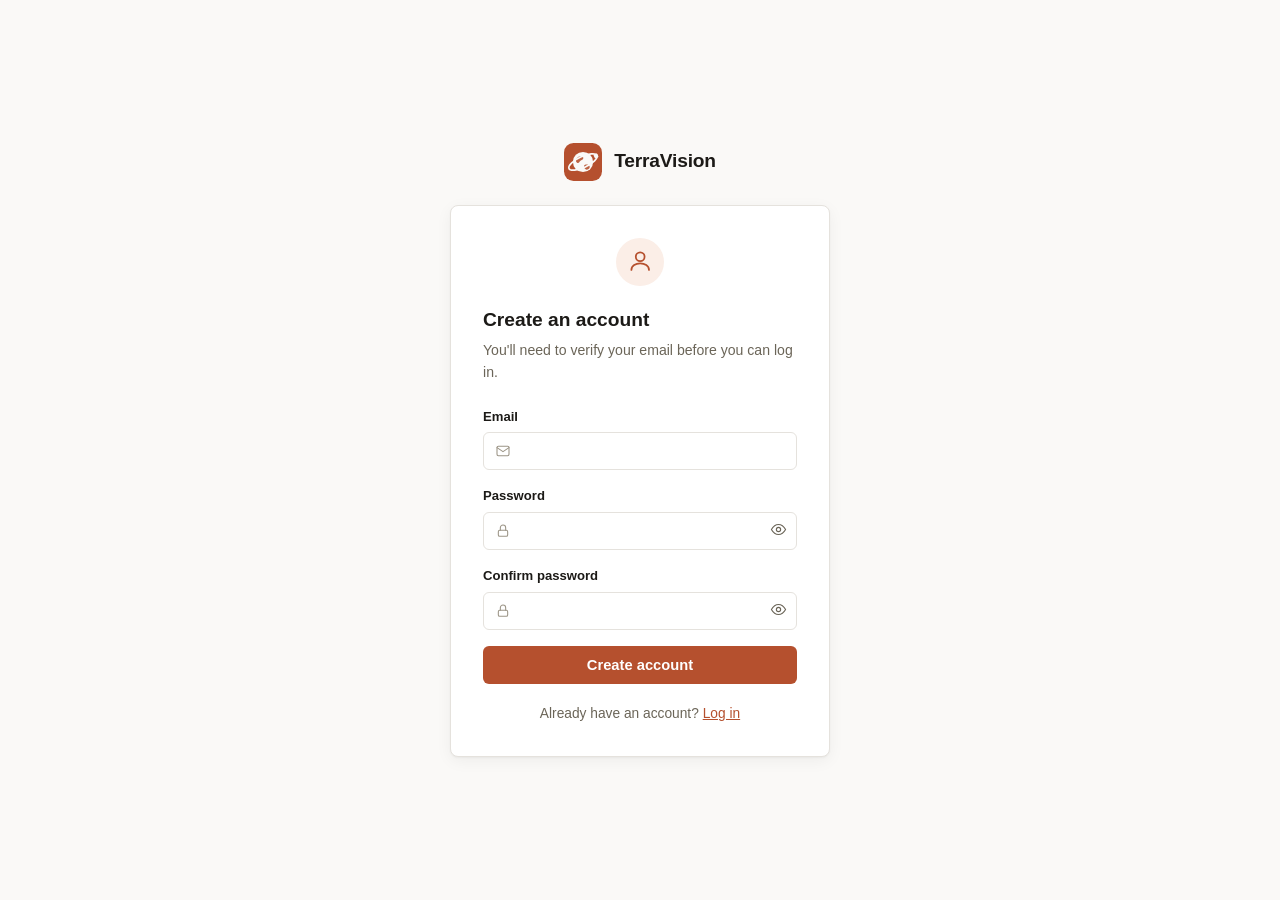
<file: backend/src/main/resources/static/register.html>
<!DOCTYPE html>
<html lang="en">
<head>
    <meta charset="UTF-8">
    <meta name="viewport" content="width=device-width, initial-scale=1.0">
    <title>Register - TerraVision</title>
    <link rel="icon" type="image/svg+xml" href="favicon.svg">
    <link rel="stylesheet" href="css/style.css">
</head>
<body>

<div class="auth-shell">
    <a href="index.html" class="brand"><span class="brand-logo" data-brand-logo></span><span class="brand-name">TerraVision</span></a>

    <div class="auth-card">
        <div class="auth-icon-row">
            <span class="icon-badge"><span id="userIcon"></span></span>
        </div>
        <h1>Create an account</h1>
        <p class="subtitle">You'll need to verify your email before you can log in.</p>

        <div id="errorAlert" class="alert alert-error" style="display:none;"></div>

        <form id="registerForm">
            <div class="form-field">
                <label for="email">Email</label>
                <div class="input-icon-wrapper">
                    <span class="input-icon-left" id="mailIcon"></span>
                    <input type="email" id="email" required autocomplete="email"
                           pattern="[^@\s]+@[^@\s]+\.[A-Za-z]{2,}"
                           title="Enter a full email address, like name@example.com">
                </div>
            </div>
            <div class="form-field">
                <label for="password">Password</label>
                <div class="input-icon-wrapper has-toggle">
                    <span class="input-icon-left" id="lockIcon"></span>
                    <input type="password" id="password" required minlength="8" autocomplete="new-password">
                    <button type="button" class="input-icon-toggle" id="togglePassword" aria-label="Show password">
                        <span id="togglePasswordIcon"></span>
                    </button>
                </div>
            </div>
            <div class="form-field">
                <label for="confirmPassword">Confirm password</label>
                <div class="input-icon-wrapper has-toggle">
                    <span class="input-icon-left" id="lockIcon2"></span>
                    <input type="password" id="confirmPassword" required minlength="8" autocomplete="new-password">
                    <button type="button" class="input-icon-toggle" id="toggleConfirmPassword" aria-label="Show password">
                        <span id="toggleConfirmPasswordIcon"></span>
                    </button>
                </div>
            </div>
            <button type="submit" class="btn-primary" id="submitBtn">Create account</button>
        </form>

        <p class="switch-link">Already have an account? <a href="login.html">Log in</a></p>
    </div>
</div>

<script src="js/icons.js"></script>
<script src="js/auth.js"></script>
<script src="js/api.js"></script>
<script>
    redirectIfAlreadyLoggedIn();
    document.getElementById('userIcon').innerHTML = ICONS.user;
    document.getElementById('mailIcon').innerHTML = ICONS.mail;
    document.getElementById('lockIcon').innerHTML = ICONS.lock;
    document.getElementById('lockIcon2').innerHTML = ICONS.lock;

    function wireToggle(inputId, buttonId, iconId) {
        const input = document.getElementById(inputId);
        const button = document.getElementById(buttonId);
        const icon = document.getElementById(iconId);
        icon.innerHTML = ICONS.eye;
        button.addEventListener('click', () => {
            const showing = input.type === 'text';
            input.type = showing ? 'password' : 'text';
            icon.innerHTML = showing ? ICONS.eye : ICONS.eyeOff;
            button.setAttribute('aria-label', showing ? 'Show password' : 'Hide password');
        });
    }
    wireToggle('password', 'togglePassword', 'togglePasswordIcon');
    wireToggle('confirmPassword', 'toggleConfirmPassword', 'toggleConfirmPasswordIcon');

    const form = document.getElementById('registerForm');
    const errorAlert = document.getElementById('errorAlert');
    const submitBtn = document.getElementById('submitBtn');

    function showError(message) {
        errorAlert.innerHTML = `<span style="width:18px;height:18px;display:inline-flex;">${ICONS.xCircle}</span><span>${message}</span>`;
        errorAlert.style.display = 'flex';
    }

    form.addEventListener('submit', async (e) => {
        e.preventDefault();
        errorAlert.style.display = 'none';

        const email = document.getElementById('email').value.trim();
        const password = document.getElementById('password').value;
        const confirmPassword = document.getElementById('confirmPassword').value;

        if (password !== confirmPassword) {
            showError('Passwords do not match.');
            return;
        }

        submitBtn.disabled = true;
        submitBtn.textContent = 'Creating account...';

        try {
            await apiFetch('/auth/register', {
                method: 'POST',
                headers: { 'Content-Type': 'application/json' },
                body: JSON.stringify({ email, password }),
            });
            window.location.href = `verify-pending.html?email=${encodeURIComponent(email)}`;
        } catch (err) {
            showError(err.message.replace(/^email:\s*/, ''));
            submitBtn.disabled = false;
            submitBtn.textContent = 'Create account';
        }
    });
</script>
</body>
</html>
</file>
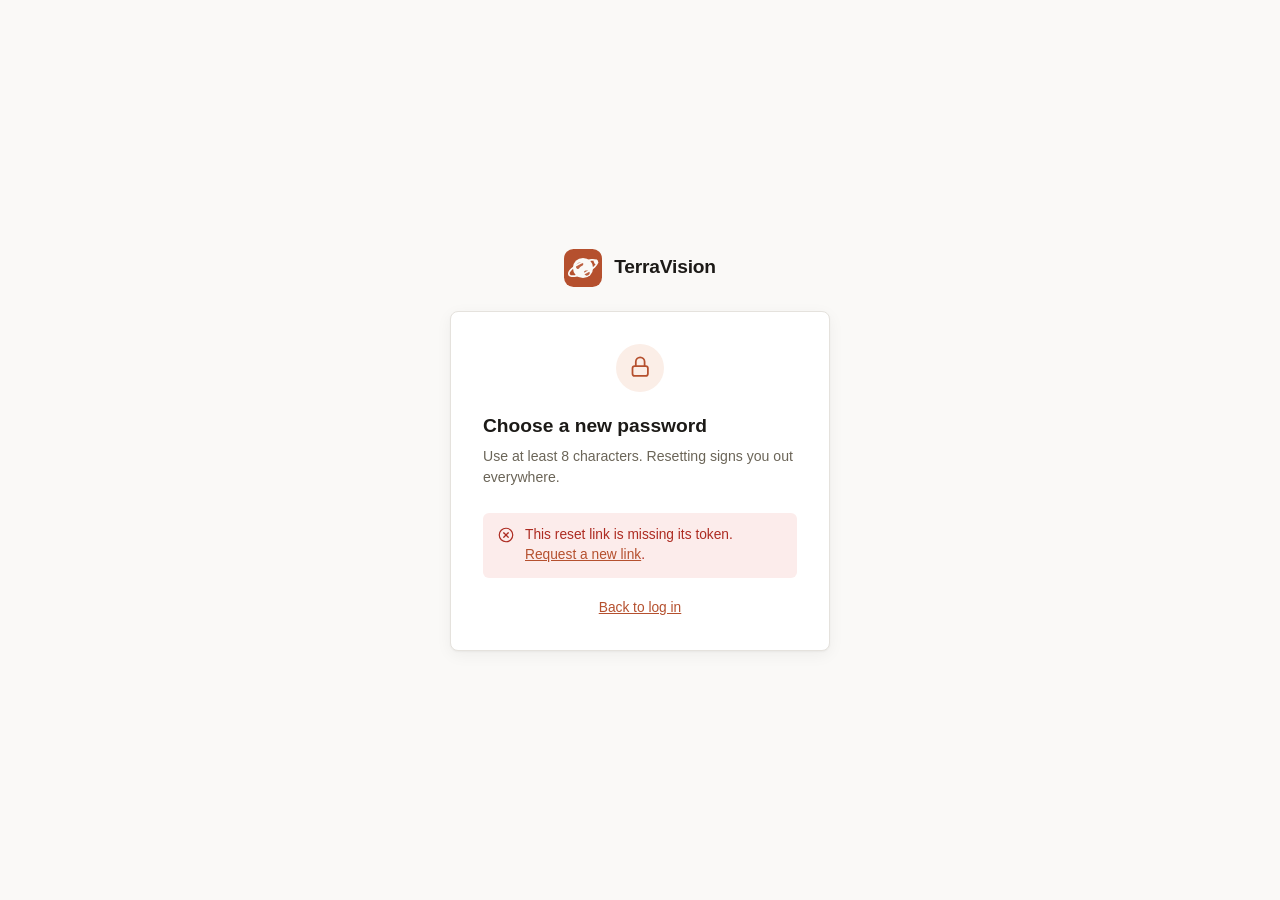
<file: backend/src/main/resources/static/reset-password.html>
<!DOCTYPE html>
<html lang="en">
<head>
    <meta charset="UTF-8">
    <meta name="viewport" content="width=device-width, initial-scale=1.0">
    <title>Reset password - TerraVision</title>
    <link rel="icon" type="image/svg+xml" href="favicon.svg">
    <link rel="stylesheet" href="css/style.css">
</head>
<body>

<div class="auth-shell">
    <a href="index.html" class="brand"><span class="brand-logo" data-brand-logo></span><span class="brand-name">TerraVision</span></a>

    <div class="auth-card">
        <div class="auth-icon-row">
            <span class="icon-badge"><span id="headerIcon"></span></span>
        </div>
        <h1>Choose a new password</h1>
        <p class="subtitle">Use at least 8 characters. Resetting signs you out everywhere.</p>

        <div id="errorAlert" class="alert alert-error" style="display:none;"></div>
        <div id="successAlert" class="alert alert-success" style="display:none;"></div>

        <form id="resetForm">
            <div class="form-field">
                <label for="password">New password</label>
                <div class="input-icon-wrapper has-toggle">
                    <span class="input-icon-left" id="lockIcon"></span>
                    <input type="password" id="password" required minlength="8" maxlength="100" autocomplete="new-password">
                    <button type="button" class="input-icon-toggle" id="togglePassword" aria-label="Show password">
                        <span id="togglePasswordIcon"></span>
                    </button>
                </div>
            </div>
            <div class="form-field">
                <label for="confirmPassword">Confirm new password</label>
                <div class="input-icon-wrapper has-toggle">
                    <span class="input-icon-left" id="lockIcon2"></span>
                    <input type="password" id="confirmPassword" required minlength="8" maxlength="100" autocomplete="new-password">
                    <button type="button" class="input-icon-toggle" id="toggleConfirmPassword" aria-label="Show password">
                        <span id="toggleConfirmPasswordIcon"></span>
                    </button>
                </div>
            </div>
            <button type="submit" class="btn-primary" id="submitBtn">Reset password</button>
        </form>

        <p class="switch-link"><a href="login.html">Back to log in</a></p>
    </div>
</div>

<script src="js/icons.js"></script>
<script src="js/auth.js"></script>
<script src="js/api.js"></script>
<script>
    document.getElementById('headerIcon').innerHTML = ICONS.lock;
    document.getElementById('lockIcon').innerHTML = ICONS.lock;
    document.getElementById('lockIcon2').innerHTML = ICONS.lock;

    function wireToggle(inputId, buttonId, iconId) {
        const input = document.getElementById(inputId);
        const button = document.getElementById(buttonId);
        const icon = document.getElementById(iconId);
        icon.innerHTML = ICONS.eye;
        button.addEventListener('click', () => {
            const showing = input.type === 'text';
            input.type = showing ? 'password' : 'text';
            icon.innerHTML = showing ? ICONS.eye : ICONS.eyeOff;
            button.setAttribute('aria-label', showing ? 'Show password' : 'Hide password');
        });
    }
    wireToggle('password', 'togglePassword', 'togglePasswordIcon');
    wireToggle('confirmPassword', 'toggleConfirmPassword', 'toggleConfirmPasswordIcon');

    const token = new URLSearchParams(window.location.search).get('token');
    const form = document.getElementById('resetForm');
    const errorAlert = document.getElementById('errorAlert');
    const successAlert = document.getElementById('successAlert');
    const submitBtn = document.getElementById('submitBtn');

    function showError(message) {
        errorAlert.innerHTML = `<span style="width:18px;height:18px;display:inline-flex;">${ICONS.xCircle}</span><span>${message}</span>`;
        errorAlert.style.display = 'flex';
    }

    if (!token) {
        form.style.display = 'none';
        showError('This reset link is missing its token. <a href="forgot-password.html">Request a new link</a>.');
    }

    form.addEventListener('submit', async (e) => {
        e.preventDefault();
        errorAlert.style.display = 'none';

        const password = document.getElementById('password').value;
        if (password !== document.getElementById('confirmPassword').value) {
            showError('Passwords do not match.');
            return;
        }

        submitBtn.disabled = true;
        submitBtn.textContent = 'Resetting...';

        try {
            await apiFetch('/auth/reset-password', {
                method: 'POST',
                headers: { 'Content-Type': 'application/json' },
                body: JSON.stringify({ token, newPassword: password }),
            });
            clearSession();
            successAlert.innerHTML = `<span style="width:18px;height:18px;display:inline-flex;">${ICONS.checkCircle}</span><span>Password updated. <a href="login.html">Log in</a> with your new password.</span>`;
            successAlert.style.display = 'flex';
            form.style.display = 'none';
        } catch (err) {
            const expired = err.status === 400 && /invalid or has expired/i.test(err.message);
            showError(expired
                ? 'This reset link is invalid or has expired. <a href="forgot-password.html">Request a new one</a>.'
                : err.message);
            submitBtn.disabled = false;
            submitBtn.textContent = 'Reset password';
        }
    });
</script>
</body>
</html>
</file>
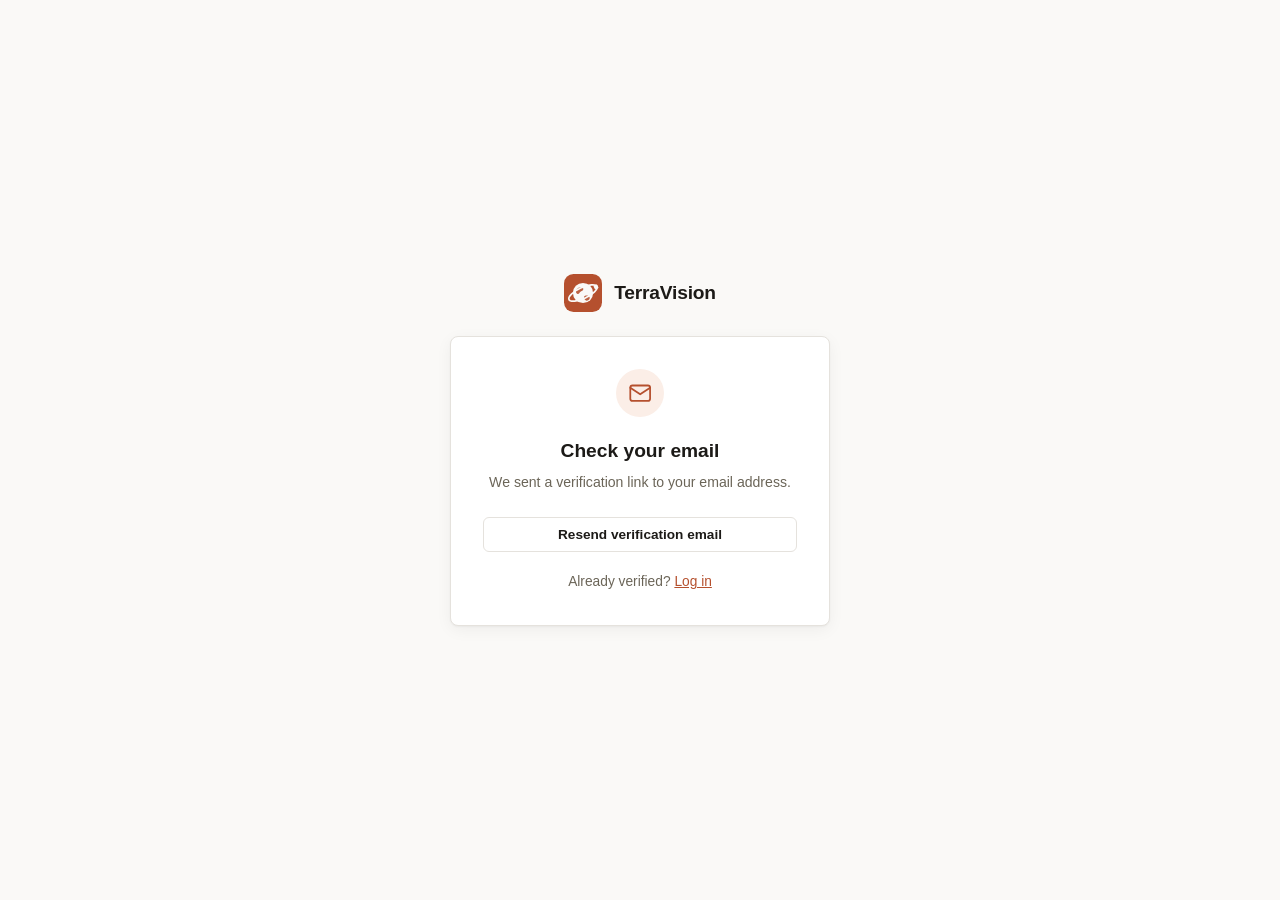
<file: backend/src/main/resources/static/verify-pending.html>
<!DOCTYPE html>
<html lang="en">
<head>
    <meta charset="UTF-8">
    <meta name="viewport" content="width=device-width, initial-scale=1.0">
    <title>Check your email - TerraVision</title>
    <link rel="icon" type="image/svg+xml" href="favicon.svg">
    <link rel="stylesheet" href="css/style.css">
</head>
<body>

<div class="auth-shell">
    <a href="index.html" class="brand"><span class="brand-logo" data-brand-logo></span><span class="brand-name">TerraVision</span></a>

    <div class="auth-card" style="text-align:center;">
        <div class="auth-icon-row">
            <span class="icon-badge"><span id="mailIcon"></span></span>
        </div>
        <h1>Check your email</h1>
        <p class="subtitle" id="pendingText">We sent a verification link to your email address.</p>

        <div id="resultAlert" class="alert" style="display:none;"></div>

        <button type="button" class="btn-secondary" id="resendBtn" style="width:100%;justify-content:center;">
            Resend verification email
        </button>

        <p class="switch-link">Already verified? <a href="login.html">Log in</a></p>
    </div>
</div>

<script src="js/icons.js"></script>
<script src="js/auth.js"></script>
<script src="js/api.js"></script>
<script>
    document.getElementById('mailIcon').innerHTML = ICONS.mail;

    const params = new URLSearchParams(window.location.search);
    const email = params.get('email') || '';
    if (email) {
        document.getElementById('pendingText').textContent =
            `We sent a verification link to ${email}. Click it to activate your account.`;
    }

    const resendBtn = document.getElementById('resendBtn');
    const resultAlert = document.getElementById('resultAlert');

    resendBtn.addEventListener('click', async () => {
        if (!email) {
            resultAlert.className = 'alert alert-error';
            resultAlert.innerHTML = `<span style="width:18px;height:18px;display:inline-flex;">${ICONS.xCircle}</span><span>No email address to resend to -- go back to the register page.</span>`;
            resultAlert.style.display = 'flex';
            return;
        }

        resendBtn.disabled = true;
        resendBtn.textContent = 'Sending...';

        try {
            await apiFetch('/auth/resend-verification', {
                method: 'POST',
                headers: { 'Content-Type': 'application/json' },
                body: JSON.stringify({ email }),
            });
            resultAlert.className = 'alert alert-success';
            resultAlert.innerHTML = `<span style="width:18px;height:18px;display:inline-flex;">${ICONS.checkCircle}</span><span>Verification email sent again.</span>`;
            resultAlert.style.display = 'flex';
        } catch (err) {
            resultAlert.className = 'alert alert-error';
            resultAlert.innerHTML = `<span style="width:18px;height:18px;display:inline-flex;">${ICONS.xCircle}</span><span>${err.message}</span>`;
            resultAlert.style.display = 'flex';
        }

        resendBtn.disabled = false;
        resendBtn.textContent = 'Resend verification email';
    });
</script>
</body>
</html>
</file>
<file: backend/src/main/resources/static/css/style.css>
:root {
    --color-bg: #faf9f7;
    --color-surface: #ffffff;
    --color-border: #e5e2dd;
    --color-ink: #1c1a17;
    --color-ink-muted: #6b6558;
    --color-ink-faint: #9c9587;

    --color-accent: #b5502e;
    --color-accent-hover: #96401f;
    --color-accent-bg: #fbeee7;

    --color-error: #ad2b21;
    --color-error-bg: #fceceb;
    --color-success: #1e7a4c;
    --color-success-bg: #e9f5ee;
    --color-warning: #92590f;
    --color-warning-bg: #fbf1de;

    --font-ui: -apple-system, BlinkMacSystemFont, "Segoe UI", Roboto, Helvetica, Arial, sans-serif;
    --font-mono: ui-monospace, SFMono-Regular, Menlo, Consolas, "Liberation Mono", monospace;

    --radius: 8px;
    --shadow-card: 0 1px 2px rgba(28, 26, 23, 0.04), 0 4px 16px rgba(28, 26, 23, 0.05);
}

* {
    margin: 0;
    padding: 0;
    box-sizing: border-box;
}

body {
    font-family: var(--font-ui);
    background: var(--color-bg);
    color: var(--color-ink);
    line-height: 1.5;
}

a {
    color: var(--color-accent);
}

code {
    font-family: var(--font-mono);
    background: var(--color-accent-bg);
    padding: 1px 5px;
    border-radius: 4px;
    font-size: 0.9em;
}

#topbar {
    position: sticky;
    top: 0;
    z-index: 100;
    background: var(--color-surface);
    border-bottom: 1px solid var(--color-border);
}

.topbar-inner {
    padding: 10px 24px;
    display: flex;
    align-items: center;
    gap: 28px;
}

.brand {
    display: inline-flex;
    align-items: center;
    gap: 10px;
    font-size: 1.05rem;
    font-weight: 700;
    color: var(--color-ink);
    text-decoration: none;
    letter-spacing: -0.01em;
}

.brand-logo {
    display: inline-flex;
    width: 30px;
    height: 30px;
    color: var(--color-accent);
    flex-shrink: 0;
}

.brand-logo svg {
    width: 100%;
    height: 100%;
}

.nav-links {
    display: flex;
    gap: 22px;
    flex: 1;
}

.nav-links a {
    text-decoration: none;
    color: var(--color-ink-muted);
    font-size: 0.9rem;
    font-weight: 500;
    padding: 6px 0 4px;
    border-bottom: 2px solid transparent;
    white-space: nowrap;
}

.nav-links a:hover {
    color: var(--color-ink);
}

.nav-links a.active {
    color: var(--color-ink);
    border-bottom-color: var(--color-accent);
}

.nav-toggle {
    display: none;
    margin-left: auto;
    width: 36px;
    height: 36px;
    align-items: center;
    justify-content: center;
    border: 1px solid var(--color-border);
    border-radius: 8px;
    background: var(--color-surface);
    color: var(--color-ink-muted);
    cursor: pointer;
}

.nav-toggle svg {
    width: 18px;
    height: 18px;
}

.user-menu {
    position: relative;
    margin-left: auto;
}

.nav-links + .user-menu {
    margin-left: 0;
}

.user-trigger {
    display: inline-flex;
    align-items: center;
    gap: 10px;
    max-width: 280px;
    padding: 4px 10px 4px 4px;
    border: 1px solid var(--color-border);
    border-radius: 999px;
    background: var(--color-surface);
    color: var(--color-ink);
    font: inherit;
    cursor: pointer;
    transition: border-color 0.15s, background 0.15s;
}

.user-trigger:hover,
.user-trigger[aria-expanded="true"] {
    border-color: var(--color-ink-faint);
    background: var(--color-bg);
}

.user-trigger:focus-visible,
.nav-toggle:focus-visible,
.user-dropdown-item:focus-visible {
    outline: 2px solid var(--color-accent);
    outline-offset: 2px;
}

.avatar {
    display: inline-flex;
    align-items: center;
    justify-content: center;
    width: 28px;
    height: 28px;
    border-radius: 50%;
    background: var(--color-accent);
    color: #fff;
    font-size: 0.8rem;
    font-weight: 700;
    flex-shrink: 0;
}

.avatar-lg {
    width: 38px;
    height: 38px;
    font-size: 1rem;
}

.user-email {
    font-size: 0.85rem;
    color: var(--color-ink);
    overflow: hidden;
    text-overflow: ellipsis;
    white-space: nowrap;
    min-width: 0;
}

.user-trigger-badge {
    flex-shrink: 0;
}

.user-chevron {
    display: inline-flex;
    width: 14px;
    height: 14px;
    color: var(--color-ink-faint);
    flex-shrink: 0;
}

.user-chevron svg {
    width: 100%;
    height: 100%;
}

.user-dropdown {
    position: absolute;
    right: 0;
    top: calc(100% + 8px);
    width: 260px;
    background: var(--color-surface);
    border: 1px solid var(--color-border);
    border-radius: var(--radius);
    box-shadow: 0 8px 28px rgba(28, 26, 23, 0.14);
    padding: 6px;
}

.user-dropdown[hidden] {
    display: none;
}

.user-dropdown-head {
    display: flex;
    align-items: center;
    gap: 12px;
    padding: 10px;
    border-bottom: 1px solid var(--color-border);
    margin-bottom: 6px;
}

.user-dropdown-id {
    display: flex;
    flex-direction: column;
    align-items: flex-start;
    gap: 4px;
    min-width: 0;
}

.user-dropdown-email {
    max-width: 100%;
    font-size: 0.85rem;
    font-weight: 600;
    overflow: hidden;
    text-overflow: ellipsis;
    white-space: nowrap;
}

.user-dropdown-item {
    display: flex;
    align-items: center;
    gap: 10px;
    width: 100%;
    padding: 9px 10px;
    border: none;
    border-radius: 6px;
    background: none;
    color: var(--color-ink);
    font: inherit;
    font-size: 0.88rem;
    font-weight: 500;
    text-align: left;
    cursor: pointer;
}

.user-dropdown-item:hover {
    background: var(--color-accent-bg);
    color: var(--color-accent-hover);
}

.user-dropdown-icon {
    display: inline-flex;
    width: 16px;
    height: 16px;
}

.user-dropdown-icon svg {
    width: 100%;
    height: 100%;
}

@media (max-width: 860px) {
    .topbar-inner {
        flex-wrap: wrap;
        gap: 12px;
        padding: 10px 16px;
    }

    .nav-toggle {
        display: inline-flex;
    }

    .nav-links {
        display: none;
        order: 5;
        flex: 1 0 100%;
        flex-direction: column;
        gap: 0;
        padding-top: 6px;
        border-top: 1px solid var(--color-border);
    }

    #topbar.nav-open .nav-links {
        display: flex;
    }

    .nav-links a {
        padding: 11px 4px;
        border-bottom: none;
        border-left: 2px solid transparent;
        padding-left: 10px;
    }

    .nav-links a.active {
        border-left-color: var(--color-accent);
    }

    .user-menu,
    .nav-links + .user-menu {
        margin-left: 0;
    }
}

@media (max-width: 560px) {
    .user-email,
    .user-trigger-badge {
        display: none;
    }

    .user-trigger {
        padding-right: 8px;
    }

    .brand-name {
        font-size: 1rem;
    }
}

.page {
    max-width: 1100px;
    margin: 0 auto;
    padding: 32px 24px 64px;
}

.page-header {
    margin-bottom: 24px;
}

.page-header h1 {
    font-size: 1.4rem;
    font-weight: 700;
    letter-spacing: -0.01em;
}

.page-header p {
    color: var(--color-ink-muted);
    font-size: 0.92rem;
    margin-top: 4px;
}

.auth-shell {
    min-height: 100vh;
    display: flex;
    flex-direction: column;
    align-items: center;
    justify-content: center;
    padding: 24px;
}

.auth-shell .brand {
    margin-bottom: 24px;
    font-size: 1.2rem;
}

.auth-card {
    width: 100%;
    max-width: 380px;
    background: var(--color-surface);
    border: 1px solid var(--color-border);
    border-radius: var(--radius);
    box-shadow: var(--shadow-card);
    padding: 32px;
}

.auth-card h1 {
    font-size: 1.2rem;
    font-weight: 700;
    margin-bottom: 6px;
}

.auth-card .subtitle {
    color: var(--color-ink-muted);
    font-size: 0.88rem;
    margin-bottom: 24px;
}

.auth-card .switch-link {
    margin-top: 20px;
    font-size: 0.86rem;
    color: var(--color-ink-muted);
    text-align: center;
}

.auth-icon-row {
    display: flex;
    justify-content: center;
    margin-bottom: 20px;
}

.auth-icon-row .icon-badge {
    width: 48px;
    height: 48px;
}

.icon-badge {
    display: inline-flex;
    align-items: center;
    justify-content: center;
    border-radius: 50%;
    background: var(--color-accent-bg);
    color: var(--color-accent);
}

.icon-badge.success {
    background: var(--color-success-bg);
    color: var(--color-success);
}

.icon-badge.error {
    background: var(--color-error-bg);
    color: var(--color-error);
}

.icon-badge > svg {
    width: 55%;
    height: 55%;
}

.icon-badge > span {
    display: inline-flex;
    align-items: center;
    justify-content: center;
    width: 55%;
    height: 55%;
}

.icon-badge > span svg {
    width: 100%;
    height: 100%;
}

.form-field {
    margin-bottom: 16px;
    display: flex;
    flex-direction: column;
    gap: 6px;
}

.form-field label {
    font-size: 0.82rem;
    font-weight: 600;
    color: var(--color-ink);
}

.form-field input,
.form-field select {
    width: 100%;
    padding: 10px 12px;
    border: 1px solid var(--color-border);
    border-radius: 6px;
    font-size: 0.92rem;
    font-family: var(--font-ui);
    background: var(--color-surface);
    color: var(--color-ink);
    transition: border-color 0.15s, box-shadow 0.15s;
}

.form-field input:hover,
.form-field select:hover {
    border-color: var(--color-ink-faint);
}

.form-field input:focus,
.form-field select:focus {
    outline: none;
    border-color: var(--color-accent);
    box-shadow: 0 0 0 3px var(--color-accent-bg);
}

.form-field.checkbox {
    flex-direction: row;
    align-items: center;
    gap: 8px;
}

.input-icon-wrapper {
    position: relative;
}

.input-icon-wrapper input {
    padding-left: 38px;
}

.input-icon-wrapper.has-toggle input {
    padding-right: 42px;
}

.input-icon-left {
    position: absolute;
    left: 12px;
    top: 50%;
    transform: translateY(-50%);
    display: flex;
    color: var(--color-ink-faint);
    pointer-events: none;
}

.input-icon-left svg {
    width: 16px;
    height: 16px;
}

.input-icon-toggle {
    position: absolute;
    right: 5px;
    top: 50%;
    transform: translateY(-50%);
    display: flex;
    align-items: center;
    justify-content: center;
    width: 28px;
    height: 28px;
    border: none;
    border-radius: 5px;
    background: none;
    color: var(--color-ink-muted);
    cursor: pointer;
    transition: background 0.15s, color 0.15s;
}

.input-icon-toggle svg {
    width: 17px;
    height: 17px;
}

.input-icon-toggle:hover {
    color: var(--color-ink);
    background: var(--color-accent-bg);
}

.input-icon-toggle:focus-visible {
    outline: 2px solid var(--color-accent);
    outline-offset: 1px;
}

.btn-primary {
    display: inline-flex;
    align-items: center;
    justify-content: center;
    gap: 8px;
    width: 100%;
    padding: 11px 16px;
    background: var(--color-accent);
    color: #fff;
    border: none;
    border-radius: 6px;
    font-size: 0.92rem;
    font-weight: 600;
    cursor: pointer;
    transition: background 0.15s;
}

.btn-primary:hover:not(:disabled) {
    background: var(--color-accent-hover);
}

.btn-primary:focus-visible {
    outline: 2px solid var(--color-accent);
    outline-offset: 2px;
}

.btn-primary:disabled {
    opacity: 0.55;
    cursor: not-allowed;
}

.btn-secondary {
    display: inline-flex;
    align-items: center;
    justify-content: center;
    gap: 6px;
    padding: 9px 16px;
    background: var(--color-surface);
    color: var(--color-ink);
    border: 1px solid var(--color-border);
    border-radius: 6px;
    font-size: 0.85rem;
    font-weight: 600;
    cursor: pointer;
    transition: border-color 0.15s, background 0.15s;
}

.btn-secondary:hover {
    border-color: var(--color-ink-faint);
    background: var(--color-bg);
}

.btn-secondary:focus-visible {
    outline: 2px solid var(--color-accent);
    outline-offset: 2px;
}

.btn-link {
    background: none;
    border: none;
    color: var(--color-accent);
    font-size: 0.86rem;
    font-weight: 600;
    cursor: pointer;
    padding: 0;
}

.alert {
    display: flex;
    align-items: flex-start;
    gap: 10px;
    padding: 12px 14px;
    border-radius: 6px;
    font-size: 0.86rem;
    margin-bottom: 16px;
    line-height: 1.5;
}

.alert svg {
    width: 18px;
    height: 18px;
    flex-shrink: 0;
    margin-top: 1px;
}

.alert-error {
    background: var(--color-error-bg);
    color: var(--color-error);
}

.alert-success {
    background: var(--color-success-bg);
    color: var(--color-success);
}

.alert-warning {
    background: var(--color-warning-bg);
    color: var(--color-warning);
}

.card {
    background: var(--color-surface);
    border: 1px solid var(--color-border);
    border-radius: var(--radius);
    box-shadow: var(--shadow-card);
    padding: 24px;
}

.upload-box {
    border: 1.5px dashed var(--color-border);
    border-radius: var(--radius);
    padding: 40px 20px;
    text-align: center;
    cursor: pointer;
    min-height: 200px;
    display: flex;
    align-items: center;
    justify-content: center;
    transition: border-color 0.15s, background 0.15s;
}

.upload-box:hover,
.upload-box.drag-over {
    border-color: var(--color-accent);
    background: var(--color-accent-bg);
}

.upload-placeholder svg {
    width: 32px;
    height: 32px;
    color: var(--color-ink-faint);
    margin-bottom: 10px;
}

.upload-placeholder p {
    color: var(--color-ink-muted);
    font-size: 0.9rem;
    margin-bottom: 4px;
}

.upload-hint {
    font-size: 0.78rem;
    color: var(--color-ink-faint);
}

.preview-image {
    max-width: 100%;
    max-height: 280px;
    border-radius: 6px;
    object-fit: contain;
}

.results-card {
    margin-top: 20px;
    border-left: 3px solid var(--color-accent);
}

.results-card.low-confidence {
    border-left-color: var(--color-warning);
}

.result-top {
    display: flex;
    align-items: center;
    gap: 14px;
    margin-bottom: 20px;
}

.result-top h2 {
    font-size: 1.15rem;
    font-weight: 700;
}

.result-top p {
    color: var(--color-ink-muted);
    font-size: 0.86rem;
}

.bar-row {
    display: flex;
    align-items: center;
    gap: 10px;
    margin-bottom: 10px;
}

.bar-label {
    width: 190px;
    font-size: 0.85rem;
    color: var(--color-ink);
    flex-shrink: 0;
}

.bar-track {
    flex: 1;
    background: var(--color-accent-bg);
    border-radius: 20px;
    height: 8px;
    overflow: hidden;
}

.bar-fill {
    height: 100%;
    background: var(--color-accent);
    border-radius: 20px;
}

.bar-pct {
    width: 50px;
    text-align: right;
    font-size: 0.82rem;
    font-weight: 600;
    font-family: var(--font-mono);
    color: var(--color-ink);
}

.result-note {
    margin-top: 16px;
    font-size: 0.78rem;
    color: var(--color-ink-faint);
    font-family: var(--font-mono);
}

.class-grid {
    display: flex;
    flex-wrap: wrap;
    gap: 8px;
    margin-top: 12px;
}

.class-chip {
    background: var(--color-surface);
    border: 1px solid var(--color-border);
    color: var(--color-ink-muted);
    padding: 5px 12px;
    border-radius: 20px;
    font-size: 0.8rem;
}

.stats-row {
    display: grid;
    grid-template-columns: repeat(4, 1fr);
    gap: 14px;
    margin-bottom: 20px;
}

@media (max-width: 700px) {
    .stats-row {
        grid-template-columns: repeat(2, 1fr);
    }
}

.stat-card {
    background: var(--color-surface);
    border: 1px solid var(--color-border);
    border-radius: var(--radius);
    padding: 16px 18px;
}

.stat-number {
    display: block;
    font-size: 1.5rem;
    font-weight: 700;
    font-family: var(--font-mono);
    color: var(--color-ink);
}

.stat-label {
    font-size: 0.78rem;
    color: var(--color-ink-muted);
    margin-top: 2px;
}

.filters-bar {
    display: flex;
    flex-wrap: wrap;
    gap: 12px;
    align-items: flex-end;
    margin-bottom: 20px;
}

.filter-field {
    display: flex;
    flex-direction: column;
    gap: 4px;
    font-size: 0.78rem;
    color: var(--color-ink-muted);
}

.filter-field input,
.filter-field select {
    padding: 8px 10px;
    border: 1px solid var(--color-border);
    border-radius: 6px;
    font-size: 0.85rem;
    font-family: var(--font-ui);
}

.filter-field.checkbox {
    flex-direction: row;
    align-items: center;
    gap: 6px;
}

.table-card {
    background: var(--color-surface);
    border: 1px solid var(--color-border);
    border-radius: var(--radius);
    overflow-x: auto;
}

table.data-table {
    width: 100%;
    border-collapse: collapse;
    font-size: 0.85rem;
}

.data-table th,
.data-table td {
    text-align: left;
    padding: 11px 16px;
    border-bottom: 1px solid var(--color-border);
    white-space: nowrap;
}

.data-table td.numeric,
.data-table td.mono {
    font-family: var(--font-mono);
}

.data-table th {
    color: var(--color-ink-muted);
    font-weight: 600;
    font-size: 0.76rem;
    text-transform: uppercase;
    letter-spacing: 0.03em;
    background: var(--color-bg);
}

.data-table tbody tr:last-child td {
    border-bottom: none;
}

.badge {
    display: inline-block;
    padding: 2px 10px;
    border-radius: 12px;
    font-size: 0.72rem;
    font-weight: 600;
}

.badge-ok {
    background: var(--color-success-bg);
    color: var(--color-success);
}

.badge-low {
    background: var(--color-warning-bg);
    color: var(--color-warning);
}

.badge-admin {
    background: var(--color-accent-bg);
    color: var(--color-accent);
}

.pagination {
    display: flex;
    justify-content: center;
    align-items: center;
    gap: 12px;
    padding: 16px;
    font-size: 0.84rem;
    color: var(--color-ink-muted);
}

.pagination button {
    display: inline-flex;
    align-items: center;
    justify-content: center;
    width: 30px;
    height: 30px;
    border: 1px solid var(--color-border);
    background: var(--color-surface);
    border-radius: 6px;
    cursor: pointer;
    color: var(--color-ink);
}

.pagination button svg {
    width: 15px;
    height: 15px;
}

.pagination button:disabled {
    color: var(--color-ink-faint);
    cursor: not-allowed;
}

.empty-state {
    text-align: center;
    padding: 48px 20px;
    color: var(--color-ink-muted);
}

.empty-state svg {
    width: 32px;
    height: 32px;
    color: var(--color-ink-faint);
    margin-bottom: 10px;
}

.empty-state .empty-title {
    font-weight: 600;
    color: var(--color-ink);
    margin-bottom: 4px;
    font-size: 0.92rem;
}

.empty-state .empty-hint {
    font-size: 0.84rem;
}

.loading-state {
    text-align: center;
    padding: 32px;
    color: var(--color-ink-muted);
    font-size: 0.88rem;
}

.content-card {
    background: var(--color-surface);
    border: 1px solid var(--color-border);
    border-radius: var(--radius);
    padding: 24px;
    margin-bottom: 18px;
}

.content-card h2 {
    font-size: 1.02rem;
    font-weight: 700;
    margin-bottom: 10px;
}

.content-card p {
    color: var(--color-ink-muted);
    font-size: 0.9rem;
    line-height: 1.7;
}

.content-card p + p {
    margin-top: 10px;
}

.limitation-box {
    background: var(--color-warning-bg);
    border-radius: 6px;
    padding: 16px 18px;
    color: var(--color-warning);
    font-size: 0.88rem;
    line-height: 1.7;
}

.limitation-box p + p {
    margin-top: 10px;
}

.arch-image {
    max-width: 100%;
    border-radius: 6px;
    margin-top: 12px;
    border: 1px solid var(--color-border);
}

.pipeline {
    display: flex;
    align-items: center;
    flex-wrap: wrap;
    gap: 8px;
    margin-top: 14px;
}

.pipe-step {
    background: var(--color-bg);
    border: 1px solid var(--color-border);
    border-radius: 8px;
    padding: 12px 16px;
    text-align: center;
    font-size: 0.82rem;
    color: var(--color-ink);
    font-weight: 600;
    line-height: 1.5;
}

.pipe-step small {
    font-weight: 400;
    color: var(--color-ink-muted);
}

.pipe-arrow {
    color: var(--color-ink-faint);
}

.dashboard-charts {
    display: grid;
    grid-template-columns: 1fr 1fr;
    gap: 16px;
    margin-bottom: 20px;
}

@media (max-width: 700px) {
    .dashboard-charts {
        grid-template-columns: 1fr;
    }
}

.chart-card h3 {
    font-size: 0.9rem;
    font-weight: 700;
    margin-bottom: 14px;
}

footer {
    text-align: center;
    padding: 24px;
    color: var(--color-ink-faint);
    font-size: 0.78rem;
}

.map-stats {
    display: flex;
    flex-wrap: wrap;
    gap: 24px;
    justify-content: space-around;
    text-align: center;
}

.map-stats strong {
    display: block;
    font-size: 1.4rem;
    color: var(--color-accent);
}

.map-stats span {
    font-size: 0.8rem;
    color: var(--color-ink-muted);
}

.map-iframe {
    display: block;
    width: 100%;
    height: 600px;
    border: 1px solid var(--color-border);
    border-radius: var(--radius);
    box-shadow: var(--shadow-card);
    margin-bottom: 20px;
}

.legend-grid {
    display: flex;
    flex-wrap: wrap;
    gap: 12px 20px;
}

.legend-item {
    display: flex;
    align-items: center;
    gap: 8px;
    font-size: 0.9rem;
    color: var(--color-ink-muted);
}

.legend-item span {
    width: 16px;
    height: 16px;
    border-radius: 3px;
    flex-shrink: 0;
}

.role-switch {
    margin-top: 16px;
    padding-top: 16px;
    border-top: 1px solid var(--color-border);
    text-align: center;
}

.role-switch-link {
    display: inline-flex;
    align-items: center;
    gap: 8px;
    font-size: 0.86rem;
    font-weight: 600;
    color: var(--color-accent);
    text-decoration: none;
}

.role-switch-link:hover {
    color: var(--color-accent-hover);
    text-decoration: underline;
}

.role-switch-icon {
    display: inline-flex;
    width: 16px;
    height: 16px;
}

.result-top {
    justify-content: space-between;
    align-items: flex-start;
    margin-bottom: 14px;
}

.result-eyebrow {
    display: block;
    font-size: 0.72rem;
    font-weight: 600;
    text-transform: uppercase;
    letter-spacing: 0.04em;
    color: var(--color-ink-faint);
    margin-bottom: 4px;
}

.result-top h2 {
    font-size: 1.4rem;
    letter-spacing: -0.01em;
}

.result-score {
    text-align: right;
    flex-shrink: 0;
}

.result-pct {
    display: block;
    font-size: 2rem;
    font-weight: 700;
    line-height: 1;
    color: var(--color-accent);
    letter-spacing: -0.02em;
}

.result-pct-label {
    font-size: 0.72rem;
    color: var(--color-ink-muted);
}

.results-card.low-confidence .result-pct {
    color: var(--color-warning);
}

.results-card.low-confidence .bar-fill {
    background: var(--color-warning);
}

.result-bar {
    height: 10px;
}

.result-actions {
    margin-top: 20px;
    padding-top: 16px;
    border-top: 1px solid var(--color-border);
}

.btn-icon-inline {
    display: inline-flex;
    width: 16px;
    height: 16px;
}

.btn-icon-inline svg {
    width: 100%;
    height: 100%;
}

.badge-user {
    background: var(--color-bg);
    color: var(--color-ink-muted);
    border: 1px solid var(--color-border);
}

.auth-shell .brand {
    gap: 12px;
}

.auth-shell .brand-logo {
    width: 38px;
    height: 38px;
}
</file>
